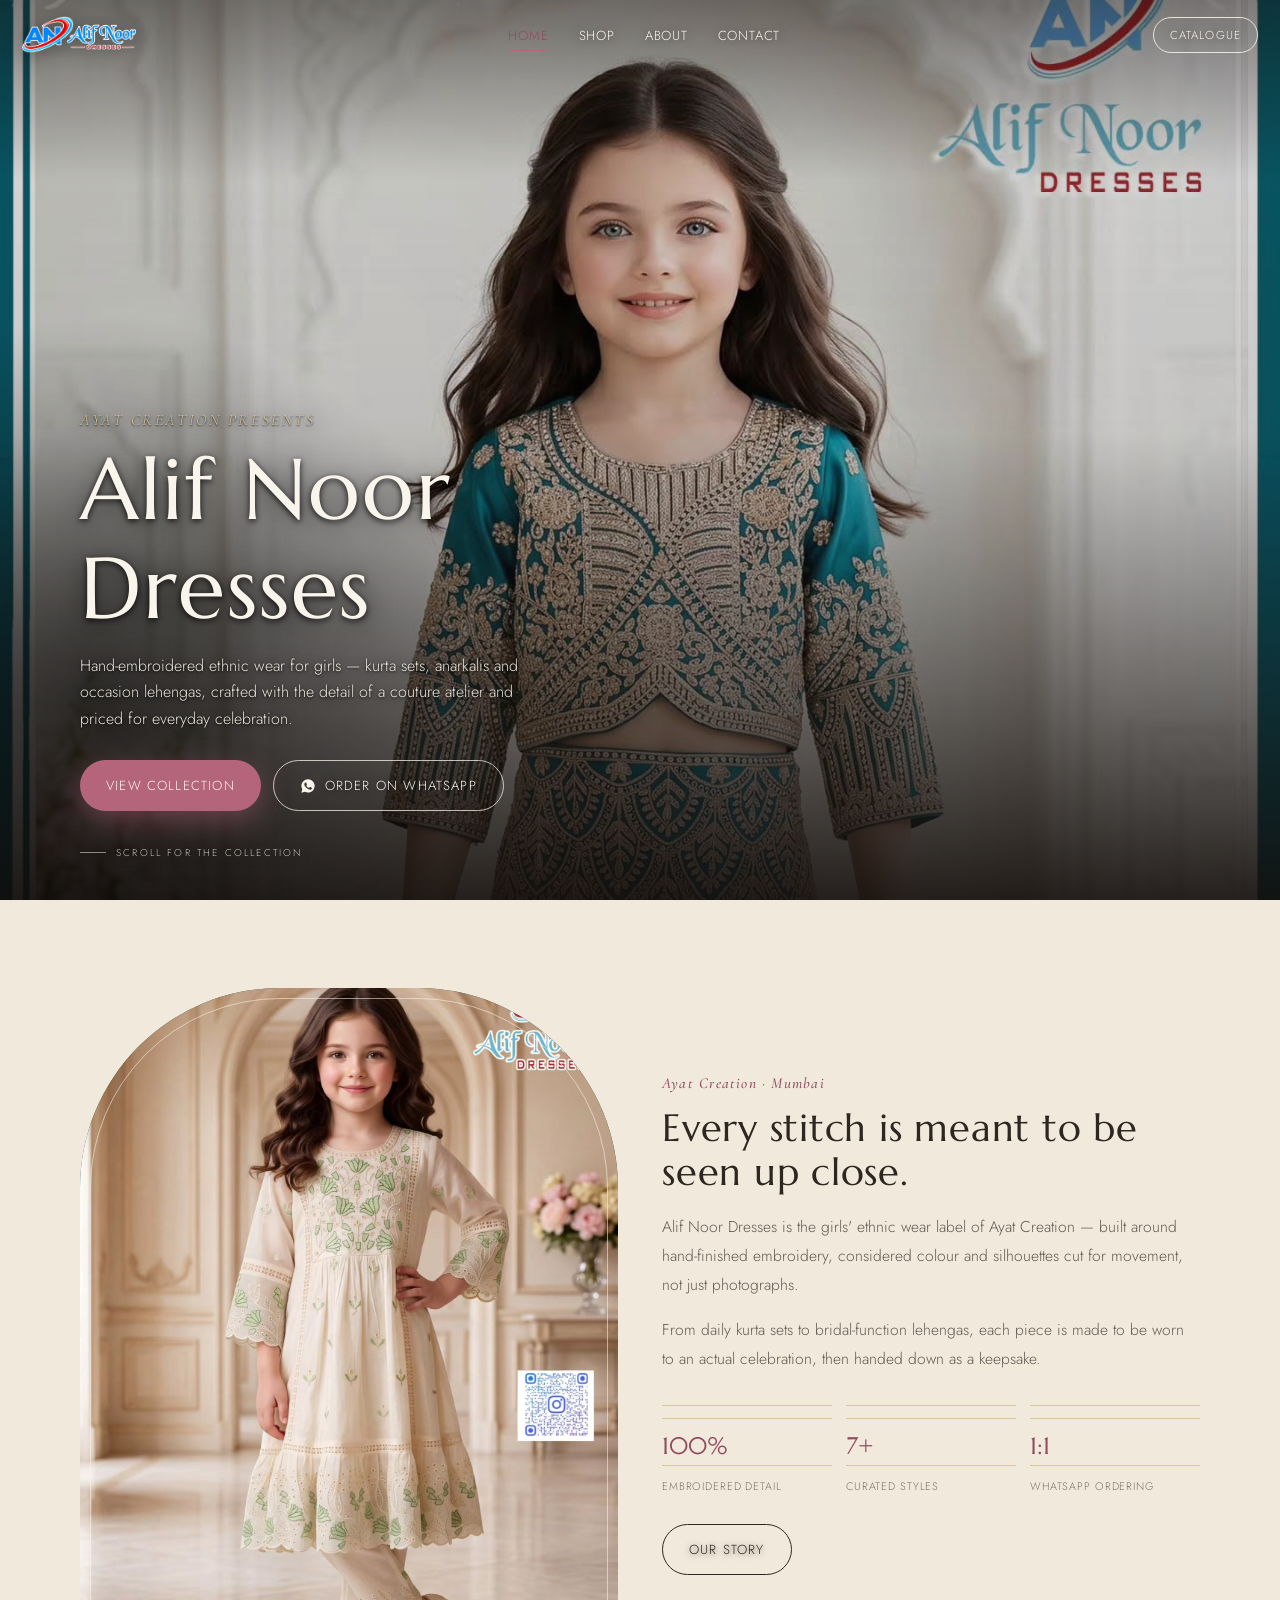
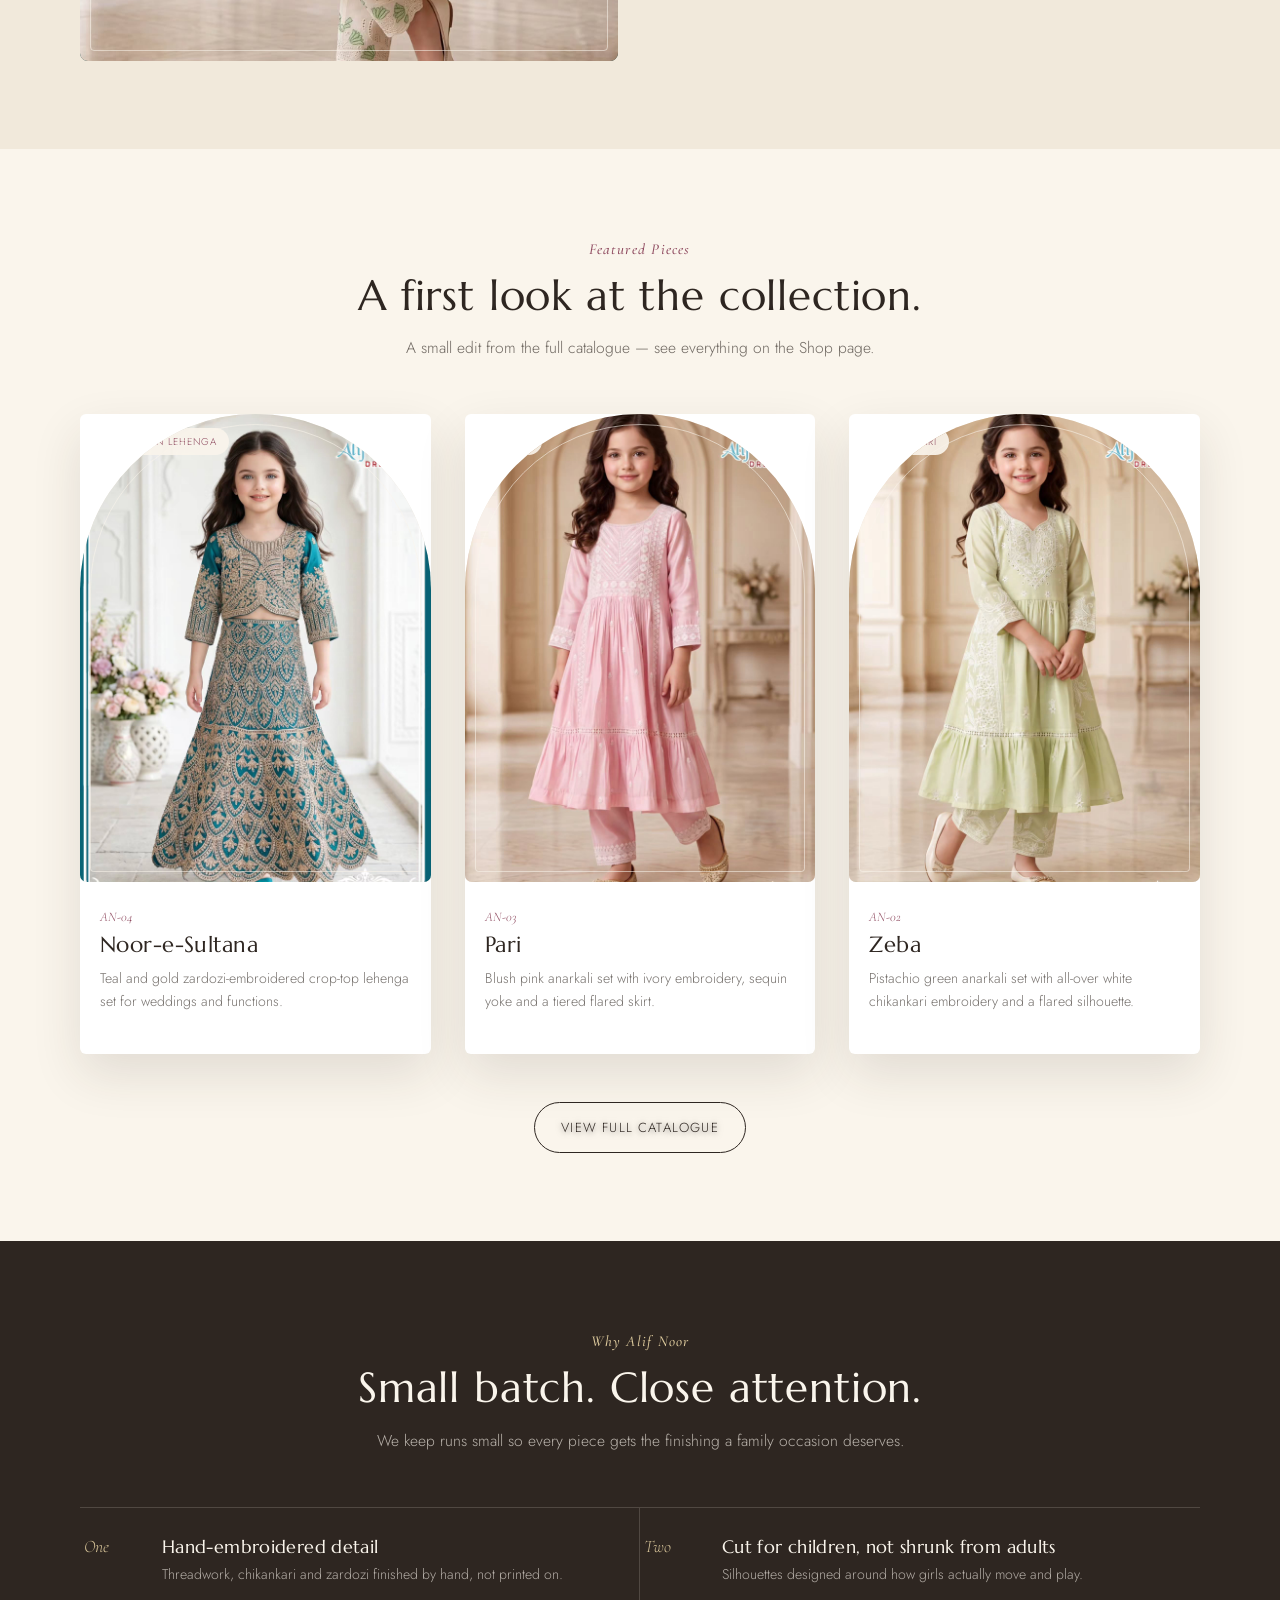
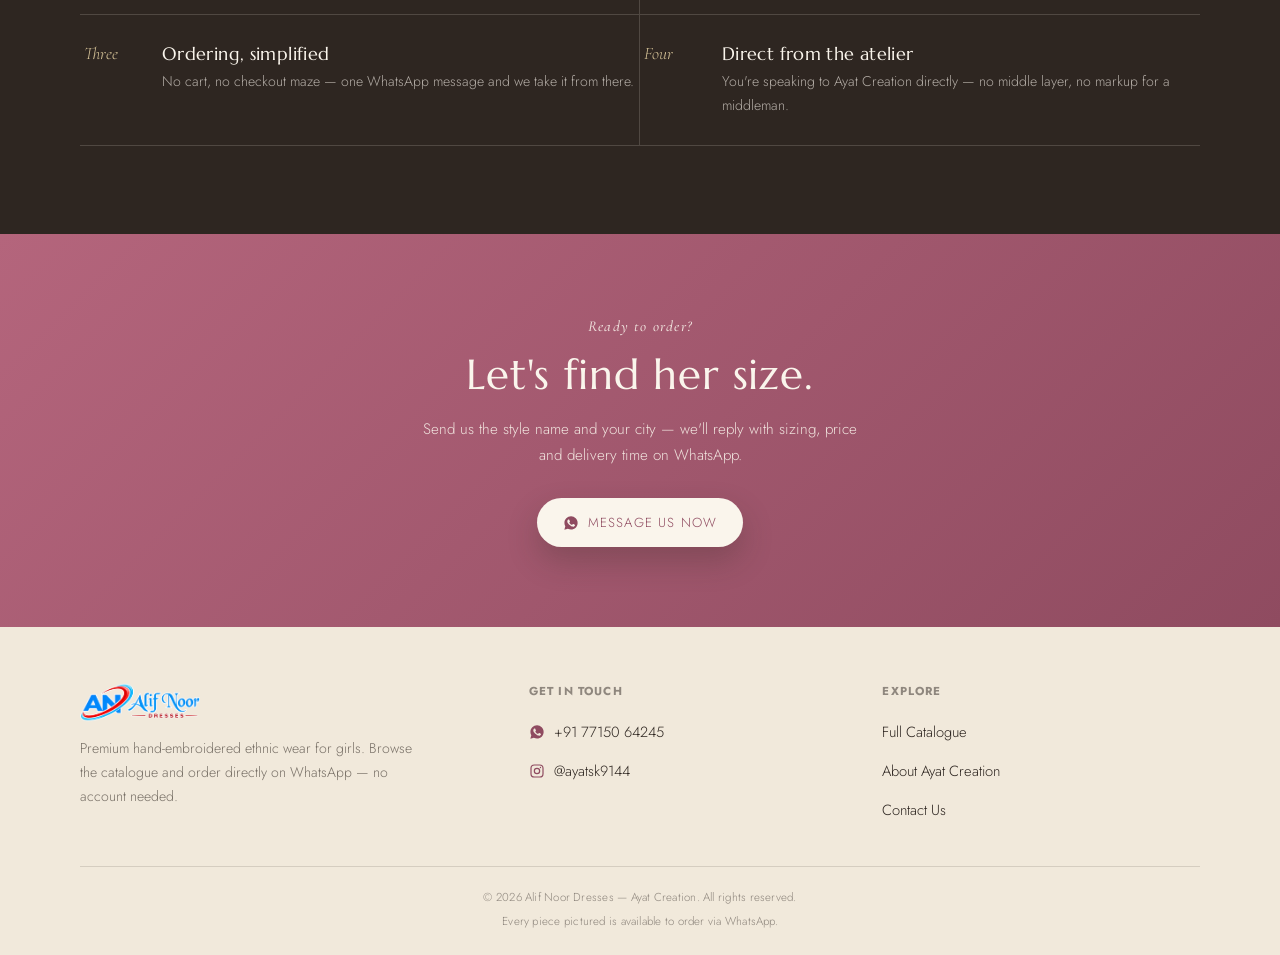
<file: index.html>
<!DOCTYPE html>
<html lang="en">
<head>
<meta charset="UTF-8">
<meta name="viewport" content="width=device-width, initial-scale=1.0, viewport-fit=cover">
<title>Alif Noor Dresses — Ayat Creation | Premium Girls' Ethnic Wear</title>
<meta name="description" content="Alif Noor Dresses by Ayat Creation — premium hand-embroidered ethnic wear for girls. Browse the collection and order on WhatsApp.">
<link rel="preconnect" href="https://fonts.googleapis.com">
<link rel="preconnect" href="https://fonts.gstatic.com" crossorigin>
<link href="https://fonts.googleapis.com/css2?family=Marcellus&family=Cormorant+Garamond:ital,wght@0,400;0,600;1,500&family=Jost:wght@300;400;500;600&display=swap" rel="stylesheet">
<link rel="stylesheet" href="css/style.css">
</head>
<body data-page="home">

<!-- ================= NAV ================= -->
<div class="topbar" id="topbar">
  <a class="brandmark" href="index.html">
    <img src="images/logo.png" alt="Alif Noor Dresses by Ayat Creation">
  </a>
  <nav class="nav-links">
    <a href="index.html" data-nav="home">Home</a>
    <a href="shop.html" data-nav="shop">Shop</a>
    <a href="about.html" data-nav="about">About</a>
    <a href="contact.html" data-nav="contact">Contact</a>
  </nav>
  <a class="cta-mini" href="shop.html">Catalogue</a>
  <button class="nav-toggle" id="navOpen" aria-label="Open menu"><span></span><span></span><span></span></button>
</div>

<div class="mobile-menu" id="mobileMenu">
  <div class="close-row">
    <img src="images/logo.png" alt="Alif Noor Dresses" style="height:30px;width:auto;">
    <button id="navClose" aria-label="Close menu">&times;</button>
  </div>
  <nav>
    <a href="index.html" data-nav="home">Home</a>
    <a href="shop.html" data-nav="shop">Shop</a>
    <a href="about.html" data-nav="about">About</a>
    <a href="contact.html" data-nav="contact">Contact</a>
  </nav>
  <div class="mm-foot">
    <a href="#" data-wa="general" target="_blank" rel="noopener">WhatsApp: +91 77150 64245</a>
    <a href="#" data-ig target="_blank" rel="noopener">Instagram: @ayatsk9144</a>
  </div>
</div>

<!-- ================= HERO ================= -->
<section class="hero">
  <div class="hero-media" id="heroMedia">
    <div class="hero-slide active">
      <img src="images/noor-e-sultana-teal-gold.jpg" alt="Girl wearing a teal and gold hand-embroidered lehenga choli from Alif Noor Dresses">
    </div>
    <div class="hero-slide">
      <img src="images/pari-blush-pink.jpg" alt="Girl wearing a blush pink embroidered anarkali set from Alif Noor Dresses">
    </div>
    <div class="hero-slide">
      <img src="images/aasman-powder-blue.jpg" alt="Girl wearing a powder blue embroidered anarkali set from Alif Noor Dresses">
    </div>
    <div class="hero-slide">
      <img src="images/gulnaar-ivory-rose.jpg" alt="Girl wearing an ivory rose-embroidered kurta set from Alif Noor Dresses">
    </div>
  </div>
  <div class="container hero-content">
    <div class="hero-eyebrow">Ayat Creation presents</div>
    <h1>Alif Noor<br>Dresses</h1>
    <p>Hand-embroidered ethnic wear for girls — kurta sets, anarkalis and occasion lehengas, crafted with the detail of a couture atelier and priced for everyday celebration.</p>
    <div class="hero-actions">
      <a class="btn btn-primary" href="shop.html">View Collection</a>
      <a class="btn btn-ghost" href="#" data-wa="general" target="_blank" rel="noopener">
        <svg viewBox="0 0 24 24" fill="currentColor"><path d="M12.04 2C6.58 2 2.13 6.45 2.13 11.91c0 1.75.46 3.46 1.32 4.96L2.05 22l5.25-1.38a9.9 9.9 0 0 0 4.74 1.2h.01c5.46 0 9.91-4.45 9.91-9.91 0-2.65-1.03-5.14-2.9-7.01A9.82 9.82 0 0 0 12.04 2zm5.8 14.14c-.24.68-1.4 1.33-1.93 1.4-.5.08-1.1.11-1.78-.11-.41-.13-.94-.3-1.62-.6-2.85-1.23-4.71-4.1-4.85-4.29-.14-.19-1.16-1.54-1.16-2.94s.73-2.08 1-2.37c.26-.28.57-.35.76-.35h.55c.18 0 .41-.07.64.49.24.57.81 1.98.88 2.12.07.15.11.32.02.51-.09.19-.14.31-.28.48-.14.17-.29.37-.42.5-.14.14-.28.29-.12.57.16.28.71 1.17 1.52 1.9 1.05.94 1.93 1.23 2.21 1.37.28.14.44.12.61-.07.16-.19.7-.81.89-1.09.19-.28.37-.23.63-.14.26.09 1.66.78 1.95.93.28.14.47.21.54.33.07.12.07.68-.17 1.36z"/></svg>
        Order on WhatsApp
      </a>
    </div>
    <div class="scroll-cue"><div class="stem"></div><span>Scroll for the collection</span></div>
  </div>
</section>

<!-- ================= ABOUT STRIP ================= -->
<section class="split section">
  <div class="container split-grid">
    <div class="split-media reveal arch-frame">
      <img src="images/chandni-ivory-floral.jpg" alt="Girl wearing an ivory floral chikankari kurta set from Alif Noor Dresses">
    </div>
    <div class="split-copy reveal">
      <span class="eyebrow">Ayat Creation · Mumbai</span>
      <h2>Every stitch is meant to be seen up close.</h2>
      <p>Alif Noor Dresses is the girls' ethnic wear label of Ayat Creation — built around hand-finished embroidery, considered colour and silhouettes cut for movement, not just photographs.</p>
      <p>From daily kurta sets to bridal-function lehengas, each piece is made to be worn to an actual celebration, then handed down as a keepsake.</p>
      <div class="stat-row">
        <div><div class="num">100%</div><div class="lbl">Embroidered Detail</div></div>
        <div><div class="num">7+</div><div class="lbl">Curated Styles</div></div>
        <div><div class="num">1:1</div><div class="lbl">WhatsApp Ordering</div></div>
      </div>
      <div style="margin-top:30px;">
        <a class="btn btn-ghost dark" href="about.html">Our Story</a>
      </div>
    </div>
  </div>
</section>

<!-- ================= FEATURED ================= -->
<section class="catalogue section">
  <div class="container">
    <div class="section-head reveal">
      <span class="eyebrow">Featured Pieces</span>
      <h2>A first look at the collection.</h2>
      <p>A small edit from the full catalogue — see everything on the Shop page.</p>
    </div>
    <div class="grid" id="featuredGrid"></div>
    <div style="text-align:center;margin-top:48px;">
      <a class="btn btn-ghost dark" href="shop.html">View Full Catalogue</a>
    </div>
  </div>
</section>

<!-- ================= WHY US ================= -->
<section class="why section">
  <div class="container">
    <div class="section-head reveal">
      <span class="eyebrow">Why Alif Noor</span>
      <h2>Small batch. Close attention.</h2>
      <p>We keep runs small so every piece gets the finishing a family occasion deserves.</p>
    </div>
    <div class="why-grid reveal">
      <div class="why-item"><div class="mark">One</div><div><h3>Hand-embroidered detail</h3><p>Threadwork, chikankari and zardozi finished by hand, not printed on.</p></div></div>
      <div class="why-item"><div class="mark">Two</div><div><h3>Cut for children, not shrunk from adults</h3><p>Silhouettes designed around how girls actually move and play.</p></div></div>
      <div class="why-item"><div class="mark">Three</div><div><h3>Ordering, simplified</h3><p>No cart, no checkout maze — one WhatsApp message and we take it from there.</p></div></div>
      <div class="why-item"><div class="mark">Four</div><div><h3>Direct from the atelier</h3><p>You're speaking to Ayat Creation directly — no middle layer, no markup for a middleman.</p></div></div>
    </div>
  </div>
</section>

<!-- ================= CTA BAND ================= -->
<section class="cta-band">
  <div class="container">
    <span class="eyebrow">Ready to order?</span>
    <h2>Let's find her size.</h2>
    <p>Send us the style name and your city — we'll reply with sizing, price and delivery time on WhatsApp.</p>
    <a class="btn btn-primary" href="#" data-wa="general" target="_blank" rel="noopener">
      <svg viewBox="0 0 24 24" fill="currentColor" style="width:16px;height:16px"><path d="M12.04 2C6.58 2 2.13 6.45 2.13 11.91c0 1.75.46 3.46 1.32 4.96L2.05 22l5.25-1.38a9.9 9.9 0 0 0 4.74 1.2h.01c5.46 0 9.91-4.45 9.91-9.91 0-2.65-1.03-5.14-2.9-7.01A9.82 9.82 0 0 0 12.04 2zm5.8 14.14c-.24.68-1.4 1.33-1.93 1.4-.5.08-1.1.11-1.78-.11-.41-.13-.94-.3-1.62-.6-2.85-1.23-4.71-4.1-4.85-4.29-.14-.19-1.16-1.54-1.16-2.94s.73-2.08 1-2.37c.26-.28.57-.35.76-.35h.55c.18 0 .41-.07.64.49.24.57.81 1.98.88 2.12.07.15.11.32.02.51-.09.19-.14.31-.28.48-.14.17-.29.37-.42.5-.14.14-.28.29-.12.57.16.28.71 1.17 1.52 1.9 1.05.94 1.93 1.23 2.21 1.37.28.14.44.12.61-.07.16-.19.7-.81.89-1.09.19-.28.37-.23.63-.14.26.09 1.66.78 1.95.93.28.14.47.21.54.33.07.12.07.68-.17 1.36z"/></svg>
      Message Us Now
    </a>
  </div>
</section>

<!-- ================= FOOTER ================= -->
<footer>
  <div class="container">
    <div class="footer-top">
      <div class="footer-brand">
        <img src="images/logo.png" alt="Alif Noor Dresses by Ayat Creation" style="height:40px;width:auto;margin-bottom:14px;">
        <p>Premium hand-embroidered ethnic wear for girls. Browse the catalogue and order directly on WhatsApp — no account needed.</p>
      </div>
      <div class="footer-links">
        <h4>Get in touch</h4>
        <a href="#" data-wa="general" target="_blank" rel="noopener">
          <svg viewBox="0 0 24 24" fill="currentColor"><path d="M12.04 2C6.58 2 2.13 6.45 2.13 11.91c0 1.75.46 3.46 1.32 4.96L2.05 22l5.25-1.38a9.9 9.9 0 0 0 4.74 1.2h.01c5.46 0 9.91-4.45 9.91-9.91 0-2.65-1.03-5.14-2.9-7.01A9.82 9.82 0 0 0 12.04 2zm5.8 14.14c-.24.68-1.4 1.33-1.93 1.4-.5.08-1.1.11-1.78-.11-.41-.13-.94-.3-1.62-.6-2.85-1.23-4.71-4.1-4.85-4.29-.14-.19-1.16-1.54-1.16-2.94s.73-2.08 1-2.37c.26-.28.57-.35.76-.35h.55c.18 0 .41-.07.64.49.24.57.81 1.98.88 2.12.07.15.11.32.02.51-.09.19-.14.31-.28.48-.14.17-.29.37-.42.5-.14.14-.28.29-.12.57.16.28.71 1.17 1.52 1.9 1.05.94 1.93 1.23 2.21 1.37.28.14.44.12.61-.07.16-.19.7-.81.89-1.09.19-.28.37-.23.63-.14.26.09 1.66.78 1.95.93.28.14.47.21.54.33.07.12.07.68-.17 1.36z"/></svg>
          +91 77150 64245
        </a>
        <a href="#" data-ig target="_blank" rel="noopener">
          <svg viewBox="0 0 24 24" fill="none" stroke="currentColor" stroke-width="1.8"><rect x="3" y="3" width="18" height="18" rx="5"/><circle cx="12" cy="12" r="4"/><circle cx="17.2" cy="6.8" r="1" fill="currentColor" stroke="none"/></svg>
          @ayatsk9144
        </a>
      </div>
      <div class="footer-links">
        <h4>Explore</h4>
        <a href="shop.html">Full Catalogue</a>
        <a href="about.html">About Ayat Creation</a>
        <a href="contact.html">Contact Us</a>
      </div>
    </div>
    <div class="footer-bottom">
      <div>&copy; <span class="footer-year"></span> Alif Noor Dresses — Ayat Creation. All rights reserved.</div>
      <div>Every piece pictured is available to order via WhatsApp.</div>
    </div>
  </div>
</footer>

<a class="float-wa" href="#" data-wa="general" target="_blank" rel="noopener" aria-label="Order on WhatsApp">
  <div class="ping"></div>
  <svg viewBox="0 0 24 24" fill="currentColor"><path d="M12.04 2C6.58 2 2.13 6.45 2.13 11.91c0 1.75.46 3.46 1.32 4.96L2.05 22l5.25-1.38a9.9 9.9 0 0 0 4.74 1.2h.01c5.46 0 9.91-4.45 9.91-9.91 0-2.65-1.03-5.14-2.9-7.01A9.82 9.82 0 0 0 12.04 2zm5.8 14.14c-.24.68-1.4 1.33-1.93 1.4-.5.08-1.1.11-1.78-.11-.41-.13-.94-.3-1.62-.6-2.85-1.23-4.71-4.1-4.85-4.29-.14-.19-1.16-1.54-1.16-2.94s.73-2.08 1-2.37c.26-.28.57-.35.76-.35h.55c.18 0 .41-.07.64.49.24.57.81 1.98.88 2.12.07.15.11.32.02.51-.09.19-.14.31-.28.48-.14.17-.29.37-.42.5-.14.14-.28.29-.12.57.16.28.71 1.17 1.52 1.9 1.05.94 1.93 1.23 2.21 1.37.28.14.44.12.61-.07.16-.19.7-.81.89-1.09.19-.28.37-.23.63-.14.26.09 1.66.78 1.95.93.28.14.47.21.54.33.07.12.07.68-.17 1.36z"/></svg>
</a>

<script src="js/products.js"></script>
<script>
  // ---------- Hero slideshow: cycle through slides automatically ----------
  (function(){
    const slides = document.querySelectorAll('#heroMedia .hero-slide');
    if(slides.length < 2) return;
    const reduceMotion = window.matchMedia('(prefers-reduced-motion: reduce)').matches;
    if(reduceMotion) return; // keep the first slide static for people who asked for less motion

    let current = 0;
    setInterval(() => {
      const next = (current + 1) % slides.length;
      slides[current].classList.remove('active');
      slides[next].classList.add('active');
      current = next;
    }, 4800);
  })();
</script>
<script>
  // Show 3 featured products on the homepage
  const featuredGrid = document.getElementById('featuredGrid');
  const featured = [PRODUCTS[3], PRODUCTS[2], PRODUCTS[1]]; // pick a representative mix
  featured.forEach((p) => {
    const card = document.createElement('div');
    card.className = 'card reveal';
    card.innerHTML = `
      <a class="card-link" href="product.html?id=${p.id}">
        <div class="card-media arch-frame">
          <img src="${p.img}" alt="${p.name} — ${p.desc}" loading="lazy">
          <span class="card-tag">${p.tag}</span>
        </div>
        <div class="card-body">
          <span class="code">${p.id}</span>
          <h3>${p.name}</h3>
          <p>${p.desc}</p>
        </div>
      </a>
    `;
    featuredGrid.appendChild(card);
  });
</script>
<script src="js/app.js"></script>
</body>
</html>
</file>
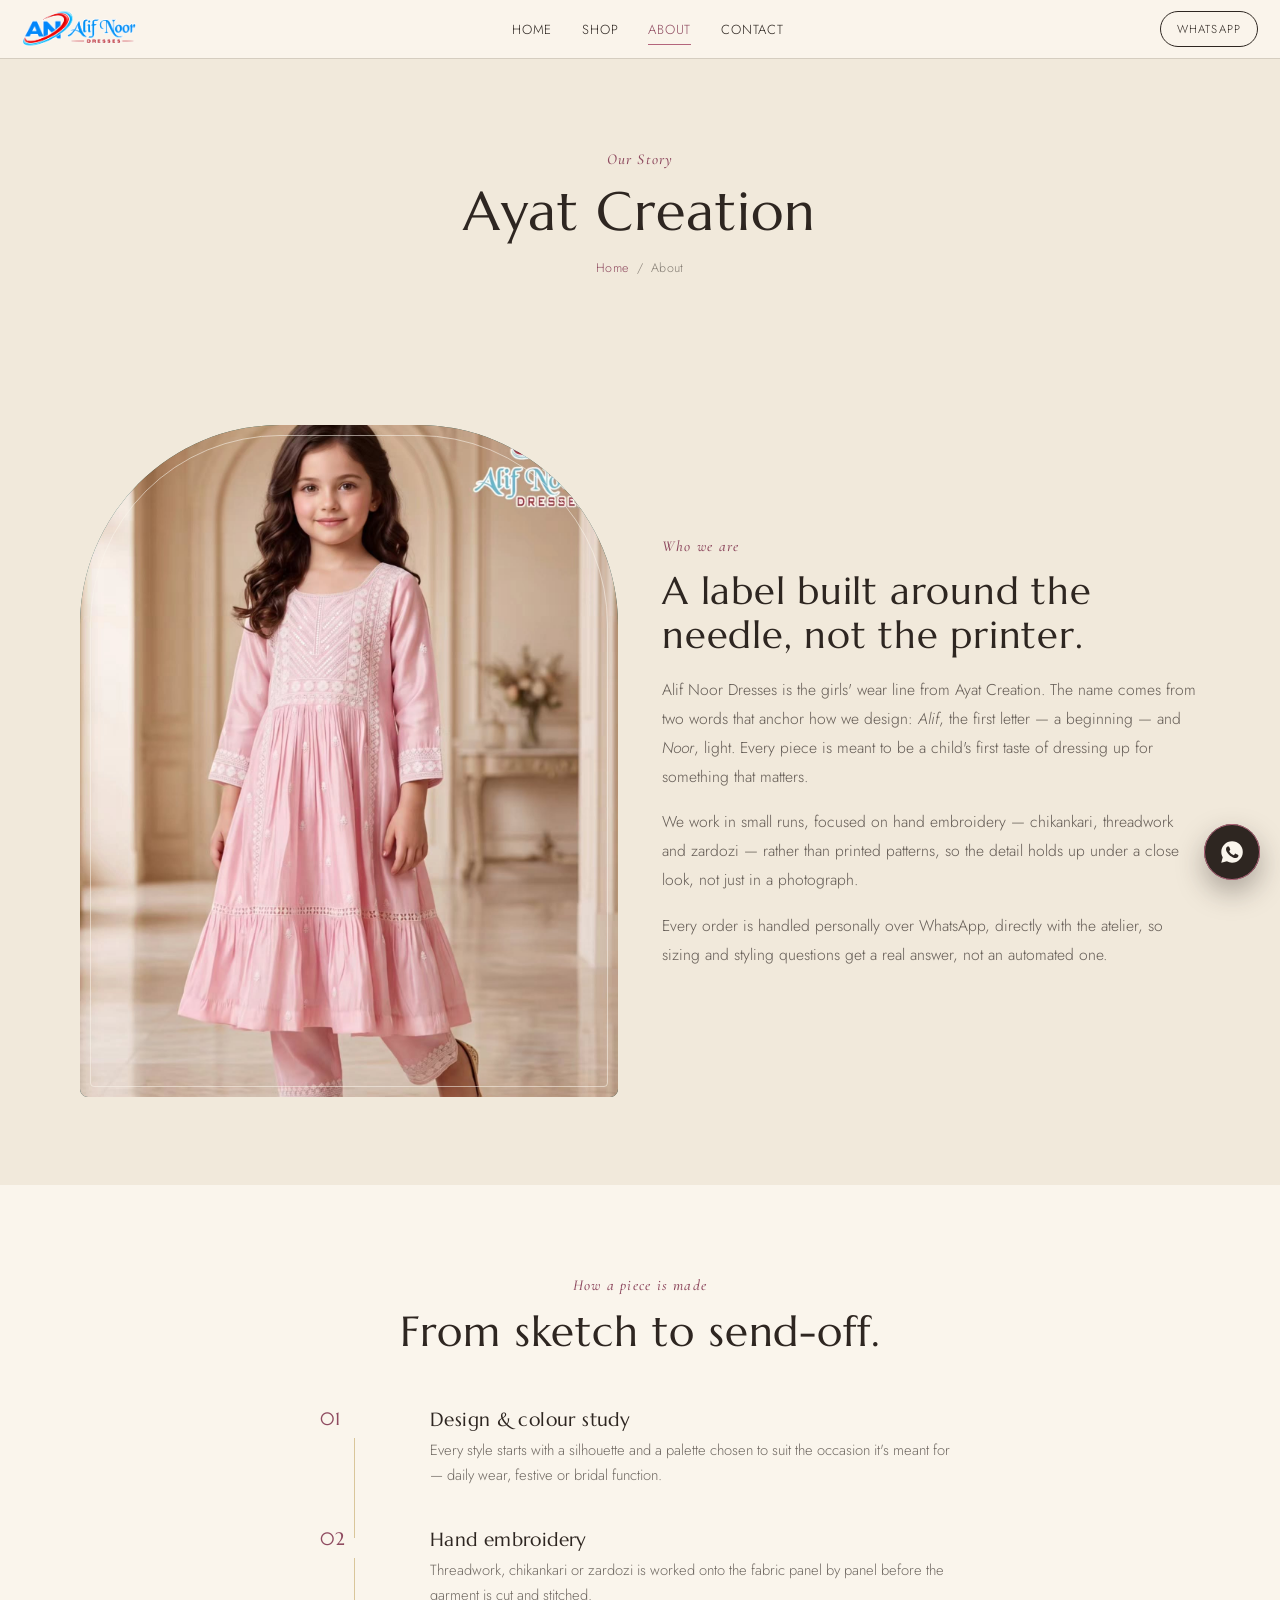
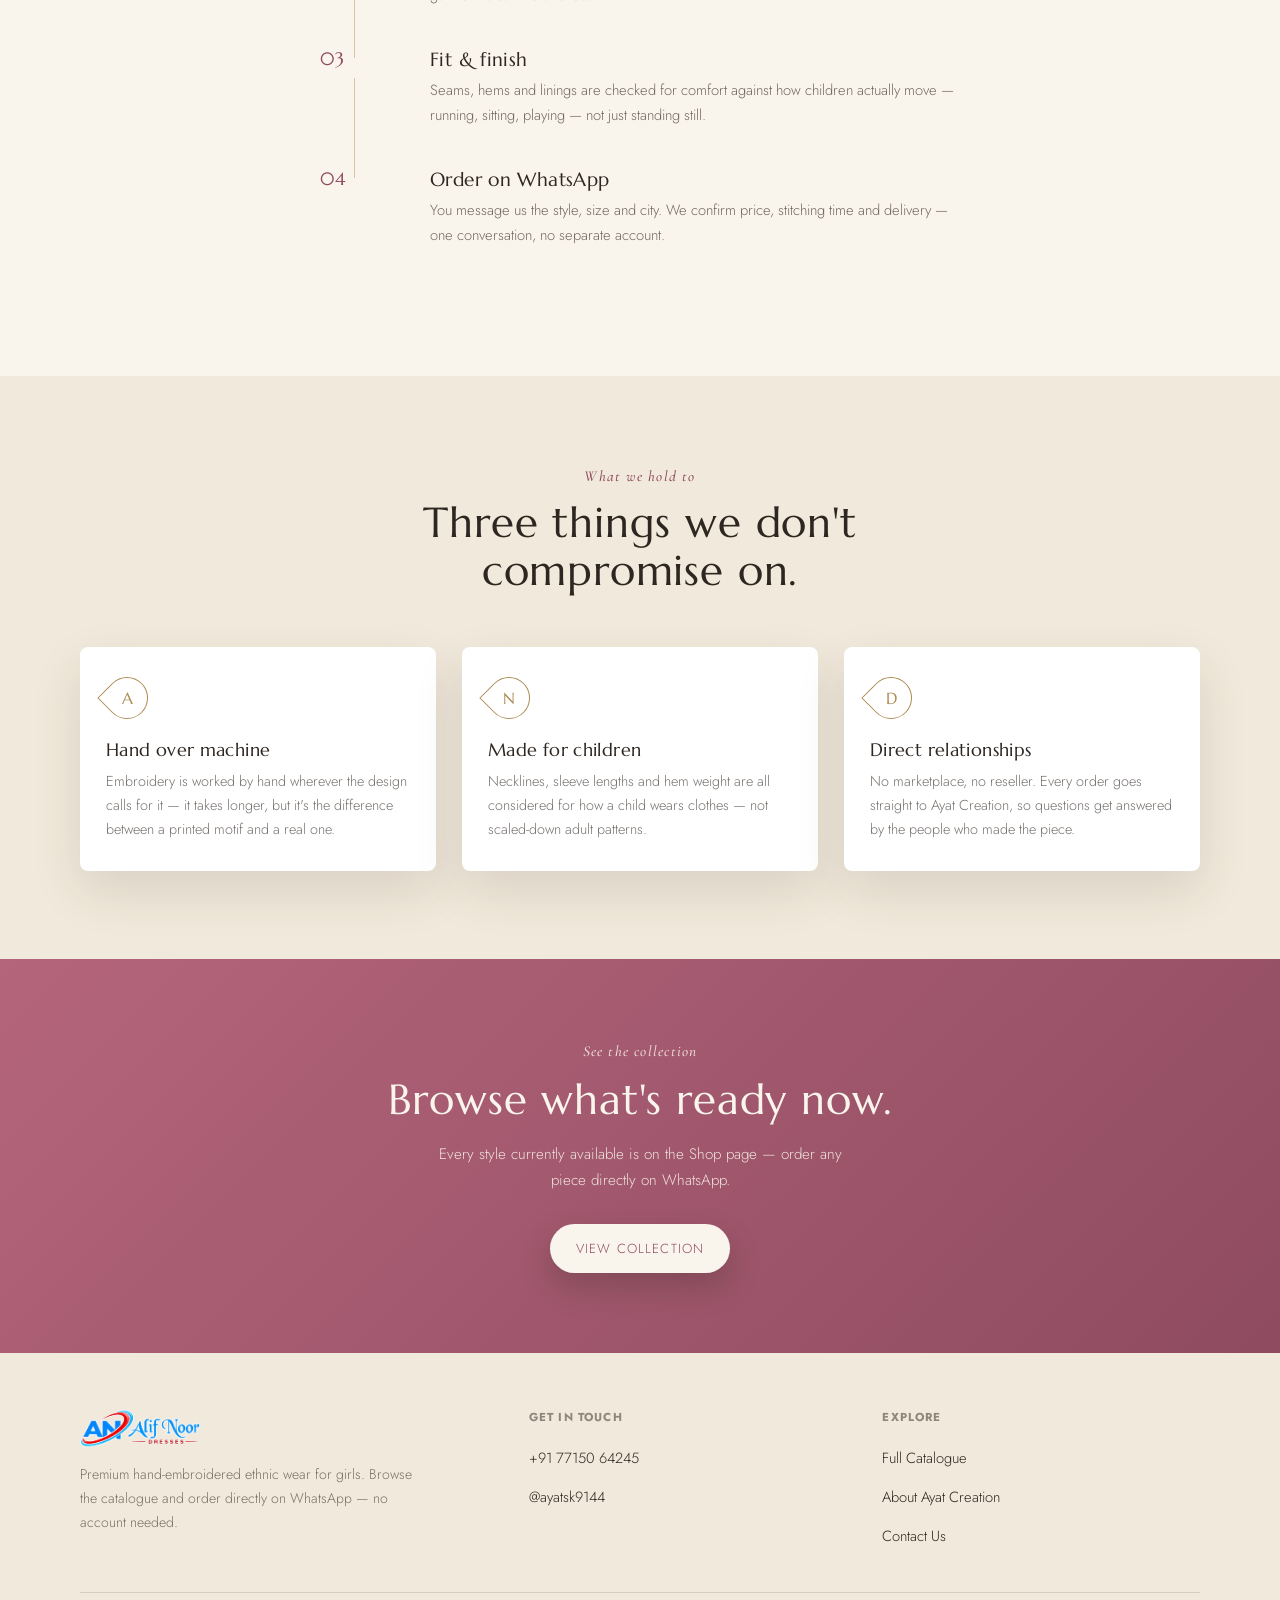
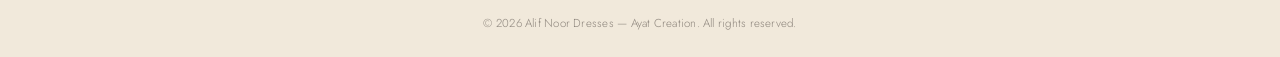
<file: about.html>
<!DOCTYPE html>
<html lang="en">
<head>
<meta charset="UTF-8">
<meta name="viewport" content="width=device-width, initial-scale=1.0, viewport-fit=cover">
<title>About Ayat Creation — Alif Noor Dresses</title>
<meta name="description" content="The story behind Alif Noor Dresses — the girls' ethnic wear label from Ayat Creation, built on hand embroidery and considered design.">
<link rel="preconnect" href="https://fonts.googleapis.com">
<link rel="preconnect" href="https://fonts.gstatic.com" crossorigin>
<link href="https://fonts.googleapis.com/css2?family=Marcellus&family=Cormorant+Garamond:ital,wght@0,400;0,600;1,500&family=Jost:wght@300;400;500;600&display=swap" rel="stylesheet">
<link rel="stylesheet" href="css/style.css">
</head>
<body data-page="about">

<!-- ================= NAV ================= -->
<div class="topbar solid" id="topbar">
  <a class="brandmark" href="index.html">
    <img src="images/logo.png" alt="Alif Noor Dresses by Ayat Creation">
  </a>
  <nav class="nav-links">
    <a href="index.html" data-nav="home">Home</a>
    <a href="shop.html" data-nav="shop">Shop</a>
    <a href="about.html" data-nav="about">About</a>
    <a href="contact.html" data-nav="contact">Contact</a>
  </nav>
  <a class="cta-mini" href="#" data-wa="general" target="_blank" rel="noopener">WhatsApp</a>
  <button class="nav-toggle" id="navOpen" aria-label="Open menu"><span></span><span></span><span></span></button>
</div>

<div class="mobile-menu" id="mobileMenu">
  <div class="close-row">
    <img src="images/logo.png" alt="Alif Noor Dresses" style="height:30px;width:auto;">
    <button id="navClose" aria-label="Close menu">&times;</button>
  </div>
  <nav>
    <a href="index.html" data-nav="home">Home</a>
    <a href="shop.html" data-nav="shop">Shop</a>
    <a href="about.html" data-nav="about">About</a>
    <a href="contact.html" data-nav="contact">Contact</a>
  </nav>
  <div class="mm-foot">
    <a href="#" data-wa="general" target="_blank" rel="noopener">WhatsApp: +91 77150 64245</a>
    <a href="#" data-ig target="_blank" rel="noopener">Instagram: @ayatsk9144</a>
  </div>
</div>

<!-- ================= PAGE HERO ================= -->
<section class="page-hero">
  <div class="container">
    <span class="eyebrow">Our Story</span>
    <h1>Ayat Creation</h1>
    <div class="breadcrumb"><a href="index.html">Home</a><span>/</span><span>About</span></div>
  </div>
</section>

<!-- ================= STORY SPLIT ================= -->
<section class="split section">
  <div class="container split-grid">
    <div class="split-media reveal arch-frame">
      <img src="images/pari-blush-pink.jpg" alt="Girl wearing a blush pink embroidered anarkali set from Alif Noor Dresses">
    </div>
    <div class="split-copy reveal">
      <span class="eyebrow">Who we are</span>
      <h2>A label built around the needle, not the printer.</h2>
      <p>Alif Noor Dresses is the girls' wear line from Ayat Creation. The name comes from two words that anchor how we design: <em>Alif</em>, the first letter — a beginning — and <em>Noor</em>, light. Every piece is meant to be a child's first taste of dressing up for something that matters.</p>
      <p>We work in small runs, focused on hand embroidery — chikankari, threadwork and zardozi — rather than printed patterns, so the detail holds up under a close look, not just in a photograph.</p>
      <p>Every order is handled personally over WhatsApp, directly with the atelier, so sizing and styling questions get a real answer, not an automated one.</p>
    </div>
  </div>
</section>

<!-- ================= PROCESS TIMELINE ================= -->
<section class="section" style="background:var(--ivory);">
  <div class="container">
    <div class="section-head reveal">
      <span class="eyebrow">How a piece is made</span>
      <h2>From sketch to send-off.</h2>
    </div>
    <div class="timeline reveal">
      <div class="tl-item">
        <div class="tl-num">01</div>
        <div class="tl-copy"><h3>Design & colour study</h3><p>Every style starts with a silhouette and a palette chosen to suit the occasion it's meant for — daily wear, festive or bridal function.</p></div>
      </div>
      <div class="tl-item">
        <div class="tl-num">02</div>
        <div class="tl-copy"><h3>Hand embroidery</h3><p>Threadwork, chikankari or zardozi is worked onto the fabric panel by panel before the garment is cut and stitched.</p></div>
      </div>
      <div class="tl-item">
        <div class="tl-num">03</div>
        <div class="tl-copy"><h3>Fit & finish</h3><p>Seams, hems and linings are checked for comfort against how children actually move — running, sitting, playing — not just standing still.</p></div>
      </div>
      <div class="tl-item">
        <div class="tl-num">04</div>
        <div class="tl-copy"><h3>Order on WhatsApp</h3><p>You message us the style, size and city. We confirm price, stitching time and delivery — one conversation, no separate account.</p></div>
      </div>
    </div>
  </div>
</section>

<!-- ================= VALUES ================= -->
<section class="section" style="background:var(--ivory-deep);">
  <div class="container">
    <div class="section-head reveal">
      <span class="eyebrow">What we hold to</span>
      <h2>Three things we don't compromise on.</h2>
    </div>
    <div class="values-grid reveal">
      <div class="value-card">
        <div class="glyph2"><span>A</span></div>
        <h3>Hand over machine</h3>
        <p>Embroidery is worked by hand wherever the design calls for it — it takes longer, but it's the difference between a printed motif and a real one.</p>
      </div>
      <div class="value-card">
        <div class="glyph2"><span>N</span></div>
        <h3>Made for children</h3>
        <p>Necklines, sleeve lengths and hem weight are all considered for how a child wears clothes — not scaled-down adult patterns.</p>
      </div>
      <div class="value-card">
        <div class="glyph2"><span>D</span></div>
        <h3>Direct relationships</h3>
        <p>No marketplace, no reseller. Every order goes straight to Ayat Creation, so questions get answered by the people who made the piece.</p>
      </div>
    </div>
  </div>
</section>

<!-- ================= CTA BAND ================= -->
<section class="cta-band">
  <div class="container">
    <span class="eyebrow">See the collection</span>
    <h2>Browse what's ready now.</h2>
    <p>Every style currently available is on the Shop page — order any piece directly on WhatsApp.</p>
    <a class="btn btn-primary" href="shop.html">View Collection</a>
  </div>
</section>

<!-- ================= FOOTER ================= -->
<footer>
  <div class="container">
    <div class="footer-top">
      <div class="footer-brand">
        <img src="images/logo.png" alt="Alif Noor Dresses by Ayat Creation" style="height:40px;width:auto;margin-bottom:14px;">
        <p>Premium hand-embroidered ethnic wear for girls. Browse the catalogue and order directly on WhatsApp — no account needed.</p>
      </div>
      <div class="footer-links">
        <h4>Get in touch</h4>
        <a href="#" data-wa="general" target="_blank" rel="noopener">+91 77150 64245</a>
        <a href="#" data-ig target="_blank" rel="noopener">@ayatsk9144</a>
      </div>
      <div class="footer-links">
        <h4>Explore</h4>
        <a href="shop.html">Full Catalogue</a>
        <a href="about.html">About Ayat Creation</a>
        <a href="contact.html">Contact Us</a>
      </div>
    </div>
    <div class="footer-bottom">
      <div>&copy; <span class="footer-year"></span> Alif Noor Dresses — Ayat Creation. All rights reserved.</div>
    </div>
  </div>
</footer>

<a class="float-wa" href="#" data-wa="general" target="_blank" rel="noopener" aria-label="Order on WhatsApp">
  <div class="ping"></div>
  <svg viewBox="0 0 24 24" fill="currentColor"><path d="M12.04 2C6.58 2 2.13 6.45 2.13 11.91c0 1.75.46 3.46 1.32 4.96L2.05 22l5.25-1.38a9.9 9.9 0 0 0 4.74 1.2h.01c5.46 0 9.91-4.45 9.91-9.91 0-2.65-1.03-5.14-2.9-7.01A9.82 9.82 0 0 0 12.04 2zm5.8 14.14c-.24.68-1.4 1.33-1.93 1.4-.5.08-1.1.11-1.78-.11-.41-.13-.94-.3-1.62-.6-2.85-1.23-4.71-4.1-4.85-4.29-.14-.19-1.16-1.54-1.16-2.94s.73-2.08 1-2.37c.26-.28.57-.35.76-.35h.55c.18 0 .41-.07.64.49.24.57.81 1.98.88 2.12.07.15.11.32.02.51-.09.19-.14.31-.28.48-.14.17-.29.37-.42.5-.14.14-.28.29-.12.57.16.28.71 1.17 1.52 1.9 1.05.94 1.93 1.23 2.21 1.37.28.14.44.12.61-.07.16-.19.7-.81.89-1.09.19-.28.37-.23.63-.14.26.09 1.66.78 1.95.93.28.14.47.21.54.33.07.12.07.68-.17 1.36z"/></svg>
</a>

<script src="js/app.js"></script>
</body>
</html>
</file>
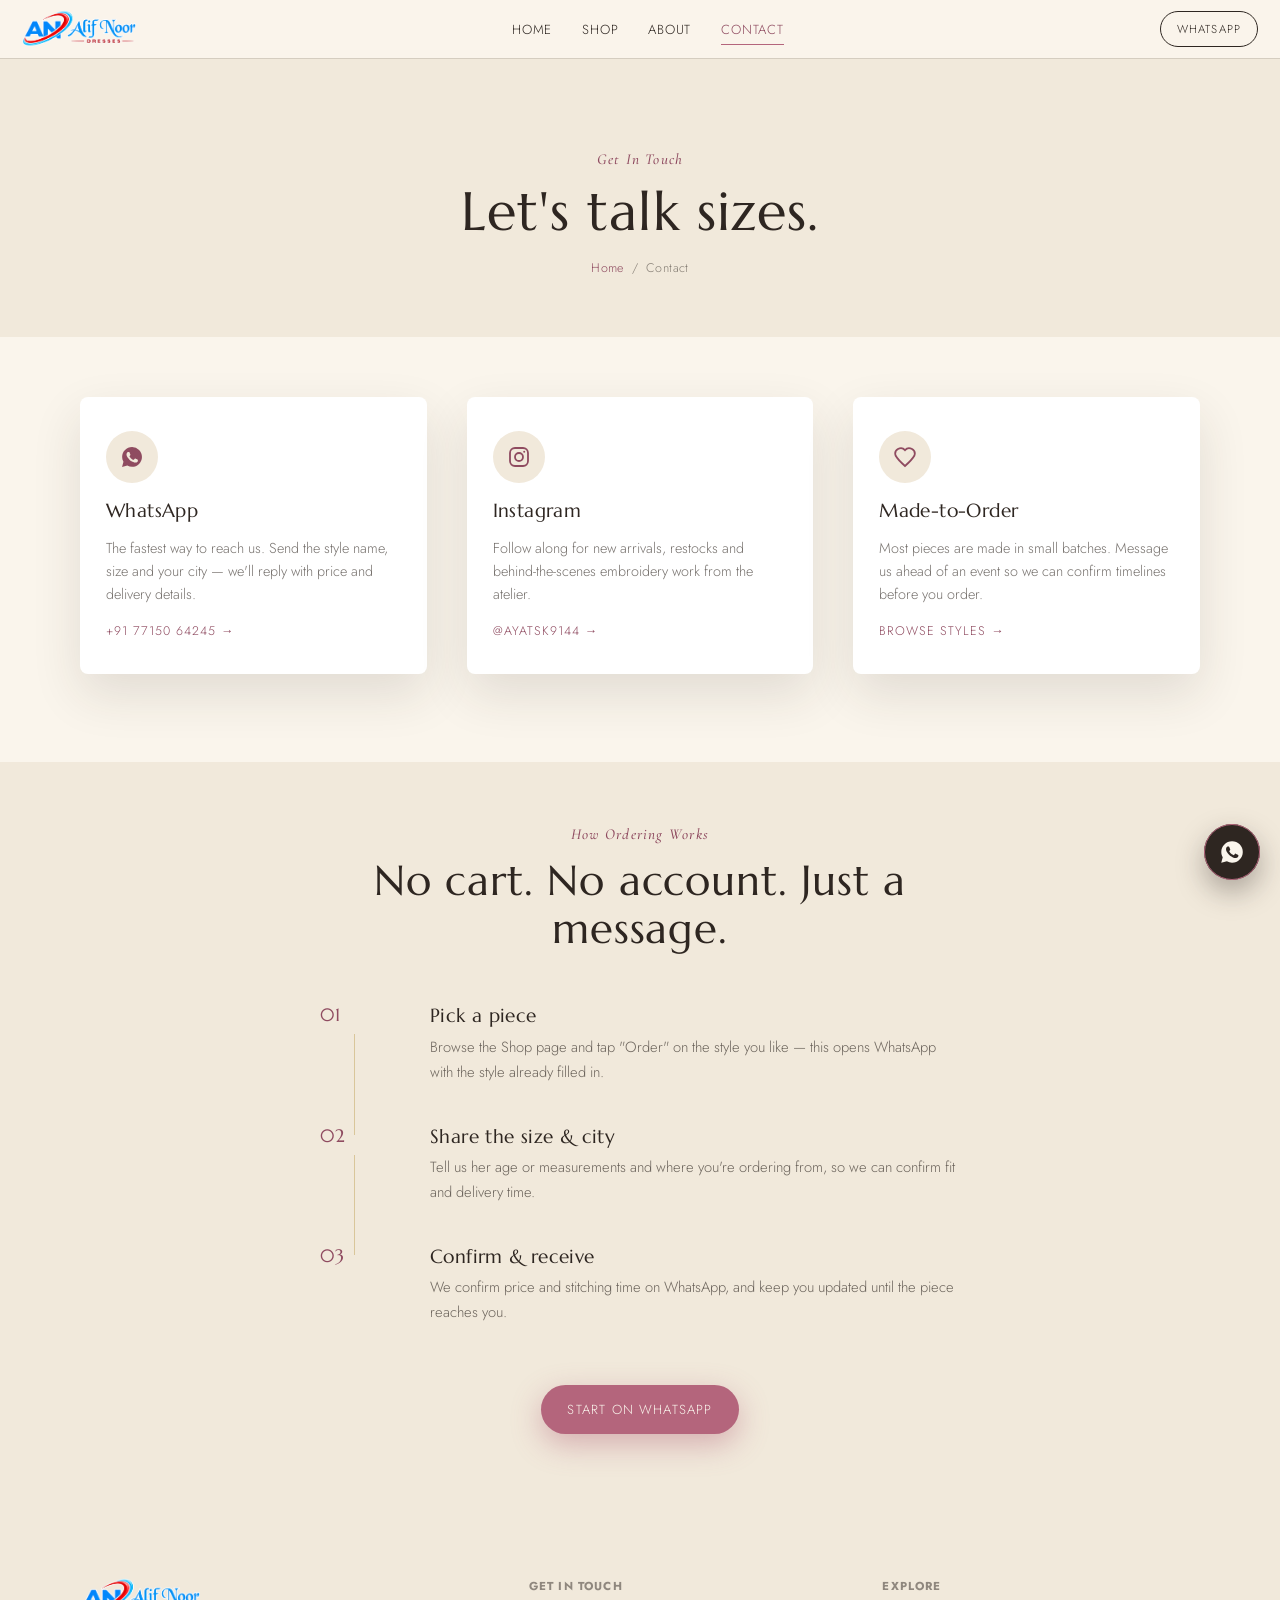
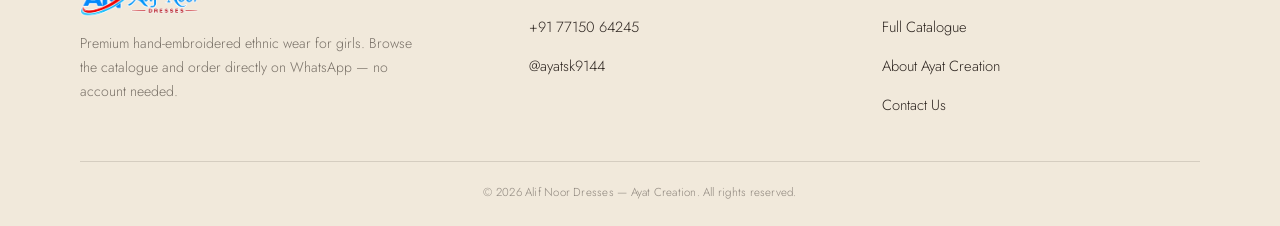
<file: contact.html>
<!DOCTYPE html>
<html lang="en">
<head>
<meta charset="UTF-8">
<meta name="viewport" content="width=device-width, initial-scale=1.0, viewport-fit=cover">
<title>Contact Us — Alif Noor Dresses</title>
<meta name="description" content="Get in touch with Alif Noor Dresses / Ayat Creation on WhatsApp or Instagram to order or ask about sizing.">
<link rel="preconnect" href="https://fonts.googleapis.com">
<link rel="preconnect" href="https://fonts.gstatic.com" crossorigin>
<link href="https://fonts.googleapis.com/css2?family=Marcellus&family=Cormorant+Garamond:ital,wght@0,400;0,600;1,500&family=Jost:wght@300;400;500;600&display=swap" rel="stylesheet">
<link rel="stylesheet" href="css/style.css">
</head>
<body data-page="contact">

<!-- ================= NAV ================= -->
<div class="topbar solid" id="topbar">
  <a class="brandmark" href="index.html">
    <img src="images/logo.png" alt="Alif Noor Dresses by Ayat Creation">
  </a>
  <nav class="nav-links">
    <a href="index.html" data-nav="home">Home</a>
    <a href="shop.html" data-nav="shop">Shop</a>
    <a href="about.html" data-nav="about">About</a>
    <a href="contact.html" data-nav="contact">Contact</a>
  </nav>
  <a class="cta-mini" href="#" data-wa="general" target="_blank" rel="noopener">WhatsApp</a>
  <button class="nav-toggle" id="navOpen" aria-label="Open menu"><span></span><span></span><span></span></button>
</div>

<div class="mobile-menu" id="mobileMenu">
  <div class="close-row">
    <img src="images/logo.png" alt="Alif Noor Dresses" style="height:30px;width:auto;">
    <button id="navClose" aria-label="Close menu">&times;</button>
  </div>
  <nav>
    <a href="index.html" data-nav="home">Home</a>
    <a href="shop.html" data-nav="shop">Shop</a>
    <a href="about.html" data-nav="about">About</a>
    <a href="contact.html" data-nav="contact">Contact</a>
  </nav>
  <div class="mm-foot">
    <a href="#" data-wa="general" target="_blank" rel="noopener">WhatsApp: +91 77150 64245</a>
    <a href="#" data-ig target="_blank" rel="noopener">Instagram: @ayatsk9144</a>
  </div>
</div>

<!-- ================= PAGE HERO ================= -->
<section class="page-hero">
  <div class="container">
    <span class="eyebrow">Get In Touch</span>
    <h1>Let's talk sizes.</h1>
    <div class="breadcrumb"><a href="index.html">Home</a><span>/</span><span>Contact</span></div>
  </div>
</section>

<!-- ================= CONTACT CARDS ================= -->
<section class="section" style="padding-top:60px;">
  <div class="container">
    <div class="contact-grid">
      <div class="contact-card reveal">
        <div class="icon-wrap">
          <svg viewBox="0 0 24 24" fill="currentColor"><path d="M12.04 2C6.58 2 2.13 6.45 2.13 11.91c0 1.75.46 3.46 1.32 4.96L2.05 22l5.25-1.38a9.9 9.9 0 0 0 4.74 1.2h.01c5.46 0 9.91-4.45 9.91-9.91 0-2.65-1.03-5.14-2.9-7.01A9.82 9.82 0 0 0 12.04 2zm5.8 14.14c-.24.68-1.4 1.33-1.93 1.4-.5.08-1.1.11-1.78-.11-.41-.13-.94-.3-1.62-.6-2.85-1.23-4.71-4.1-4.85-4.29-.14-.19-1.16-1.54-1.16-2.94s.73-2.08 1-2.37c.26-.28.57-.35.76-.35h.55c.18 0 .41-.07.64.49.24.57.81 1.98.88 2.12.07.15.11.32.02.51-.09.19-.14.31-.28.48-.14.17-.29.37-.42.5-.14.14-.28.29-.12.57.16.28.71 1.17 1.52 1.9 1.05.94 1.93 1.23 2.21 1.37.28.14.44.12.61-.07.16-.19.7-.81.89-1.09.19-.28.37-.23.63-.14.26.09 1.66.78 1.95.93.28.14.47.21.54.33.07.12.07.68-.17 1.36z"/></svg>
        </div>
        <h3>WhatsApp</h3>
        <p>The fastest way to reach us. Send the style name, size and your city — we'll reply with price and delivery details.</p>
        <a class="link-cta" href="#" data-wa="general" target="_blank" rel="noopener">+91 77150 64245 →</a>
      </div>

      <div class="contact-card reveal">
        <div class="icon-wrap">
          <svg viewBox="0 0 24 24" fill="none" stroke="currentColor" stroke-width="1.8"><rect x="3" y="3" width="18" height="18" rx="5"/><circle cx="12" cy="12" r="4"/><circle cx="17.2" cy="6.8" r="1" fill="currentColor" stroke="none"/></svg>
        </div>
        <h3>Instagram</h3>
        <p>Follow along for new arrivals, restocks and behind-the-scenes embroidery work from the atelier.</p>
        <a class="link-cta" href="#" data-ig target="_blank" rel="noopener">@ayatsk9144 →</a>
      </div>

      <div class="contact-card reveal">
        <div class="icon-wrap">
          <svg viewBox="0 0 24 24" fill="none" stroke="currentColor" stroke-width="1.8"><path d="M12 21s-7-6.1-9.3-10.2A5.5 5.5 0 0 1 12 5.2a5.5 5.5 0 0 1 9.3 5.6C19 14.9 12 21 12 21z"/></svg>
        </div>
        <h3>Made-to-Order</h3>
        <p>Most pieces are made in small batches. Message us ahead of an event so we can confirm timelines before you order.</p>
        <a class="link-cta" href="shop.html">Browse Styles →</a>
      </div>
    </div>
  </div>
</section>

<!-- ================= HOW TO ORDER ================= -->
<section class="section" style="background:var(--ivory-deep);padding-top:60px;">
  <div class="container">
    <div class="section-head reveal">
      <span class="eyebrow">How Ordering Works</span>
      <h2>No cart. No account. Just a message.</h2>
    </div>
    <div class="timeline reveal">
      <div class="tl-item">
        <div class="tl-num">01</div>
        <div class="tl-copy"><h3>Pick a piece</h3><p>Browse the Shop page and tap "Order" on the style you like — this opens WhatsApp with the style already filled in.</p></div>
      </div>
      <div class="tl-item">
        <div class="tl-num">02</div>
        <div class="tl-copy"><h3>Share the size & city</h3><p>Tell us her age or measurements and where you're ordering from, so we can confirm fit and delivery time.</p></div>
      </div>
      <div class="tl-item">
        <div class="tl-num">03</div>
        <div class="tl-copy"><h3>Confirm & receive</h3><p>We confirm price and stitching time on WhatsApp, and keep you updated until the piece reaches you.</p></div>
      </div>
    </div>
    <div style="text-align:center;margin-top:20px;">
      <a class="btn btn-primary" href="#" data-wa="general" target="_blank" rel="noopener">Start on WhatsApp</a>
    </div>
  </div>
</section>

<!-- ================= FOOTER ================= -->
<footer>
  <div class="container">
    <div class="footer-top">
      <div class="footer-brand">
        <img src="images/logo.png" alt="Alif Noor Dresses by Ayat Creation" style="height:40px;width:auto;margin-bottom:14px;">
        <p>Premium hand-embroidered ethnic wear for girls. Browse the catalogue and order directly on WhatsApp — no account needed.</p>
      </div>
      <div class="footer-links">
        <h4>Get in touch</h4>
        <a href="#" data-wa="general" target="_blank" rel="noopener">+91 77150 64245</a>
        <a href="#" data-ig target="_blank" rel="noopener">@ayatsk9144</a>
      </div>
      <div class="footer-links">
        <h4>Explore</h4>
        <a href="shop.html">Full Catalogue</a>
        <a href="about.html">About Ayat Creation</a>
        <a href="contact.html">Contact Us</a>
      </div>
    </div>
    <div class="footer-bottom">
      <div>&copy; <span class="footer-year"></span> Alif Noor Dresses — Ayat Creation. All rights reserved.</div>
    </div>
  </div>
</footer>

<a class="float-wa" href="#" data-wa="general" target="_blank" rel="noopener" aria-label="Order on WhatsApp">
  <div class="ping"></div>
  <svg viewBox="0 0 24 24" fill="currentColor"><path d="M12.04 2C6.58 2 2.13 6.45 2.13 11.91c0 1.75.46 3.46 1.32 4.96L2.05 22l5.25-1.38a9.9 9.9 0 0 0 4.74 1.2h.01c5.46 0 9.91-4.45 9.91-9.91 0-2.65-1.03-5.14-2.9-7.01A9.82 9.82 0 0 0 12.04 2zm5.8 14.14c-.24.68-1.4 1.33-1.93 1.4-.5.08-1.1.11-1.78-.11-.41-.13-.94-.3-1.62-.6-2.85-1.23-4.71-4.1-4.85-4.29-.14-.19-1.16-1.54-1.16-2.94s.73-2.08 1-2.37c.26-.28.57-.35.76-.35h.55c.18 0 .41-.07.64.49.24.57.81 1.98.88 2.12.07.15.11.32.02.51-.09.19-.14.31-.28.48-.14.17-.29.37-.42.5-.14.14-.28.29-.12.57.16.28.71 1.17 1.52 1.9 1.05.94 1.93 1.23 2.21 1.37.28.14.44.12.61-.07.16-.19.7-.81.89-1.09.19-.28.37-.23.63-.14.26.09 1.66.78 1.95.93.28.14.47.21.54.33.07.12.07.68-.17 1.36z"/></svg>
</a>

<script src="js/app.js"></script>
</body>
</html>
</file>
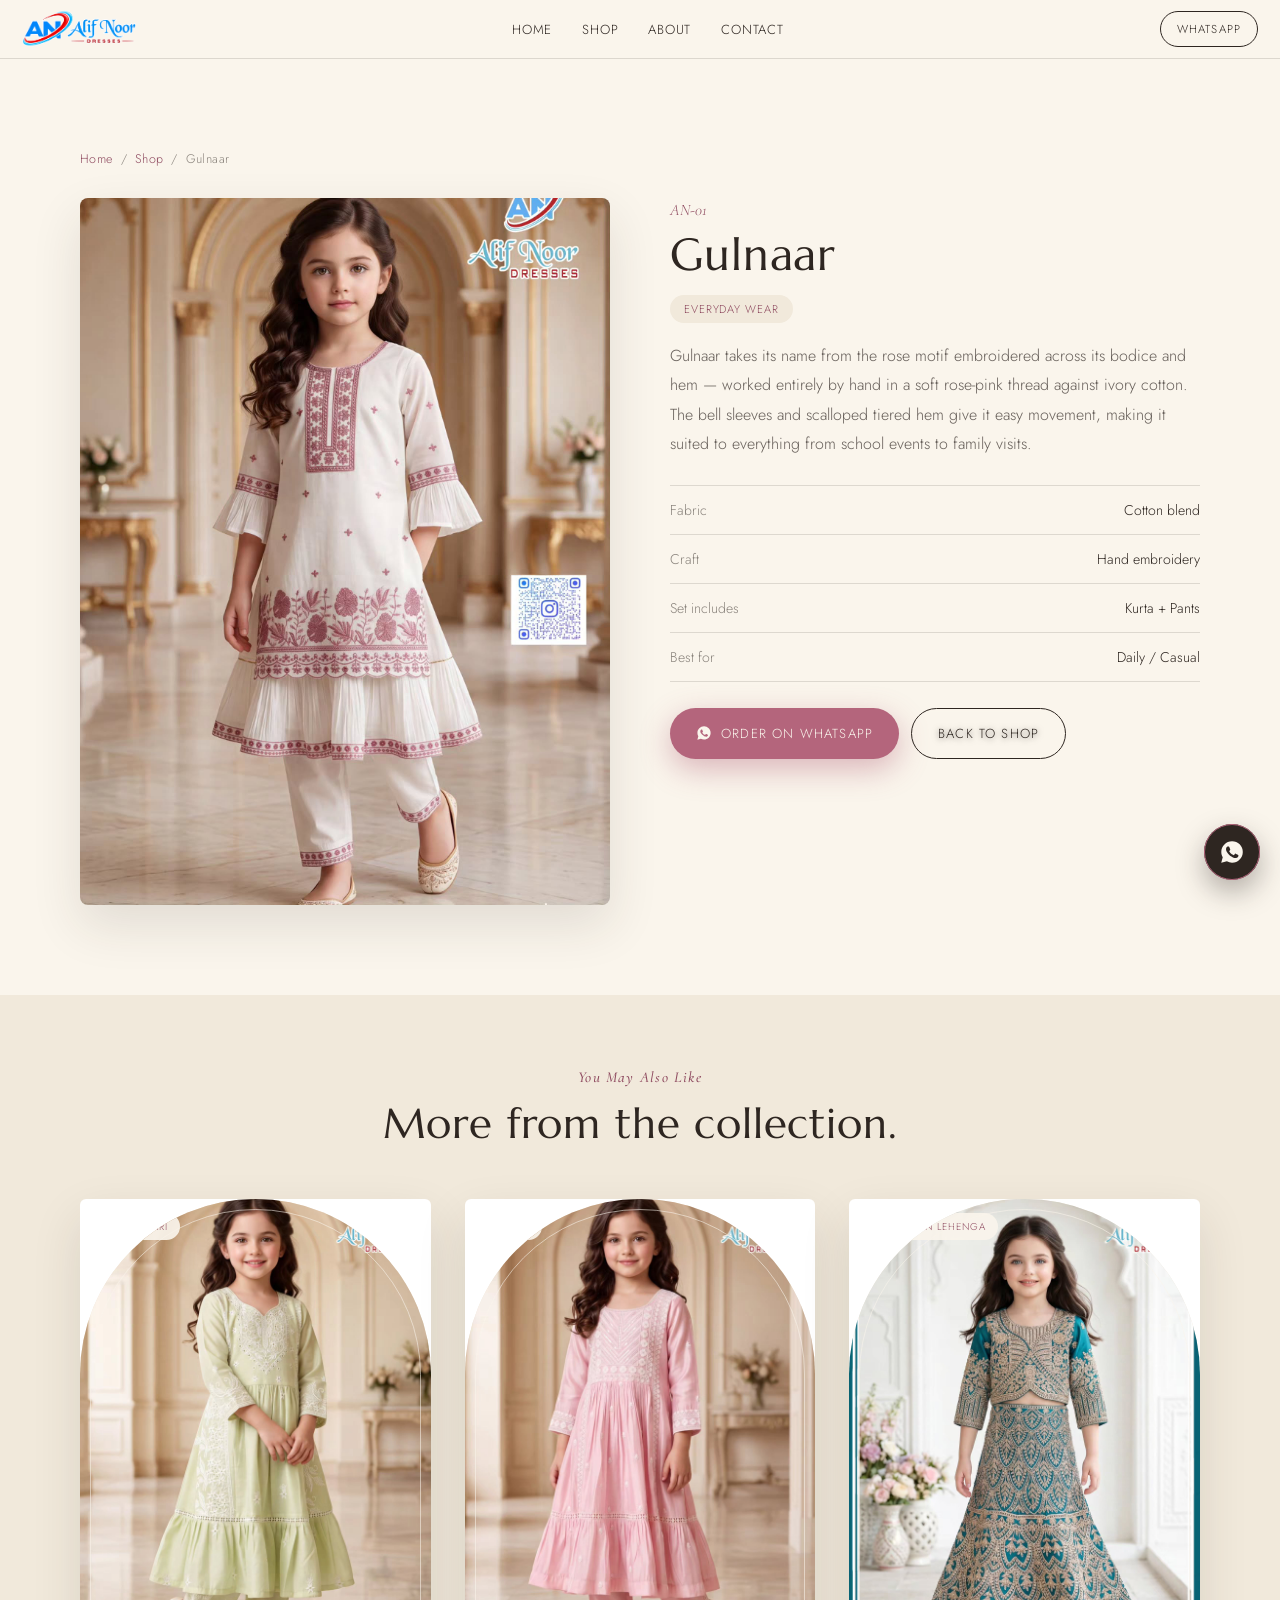
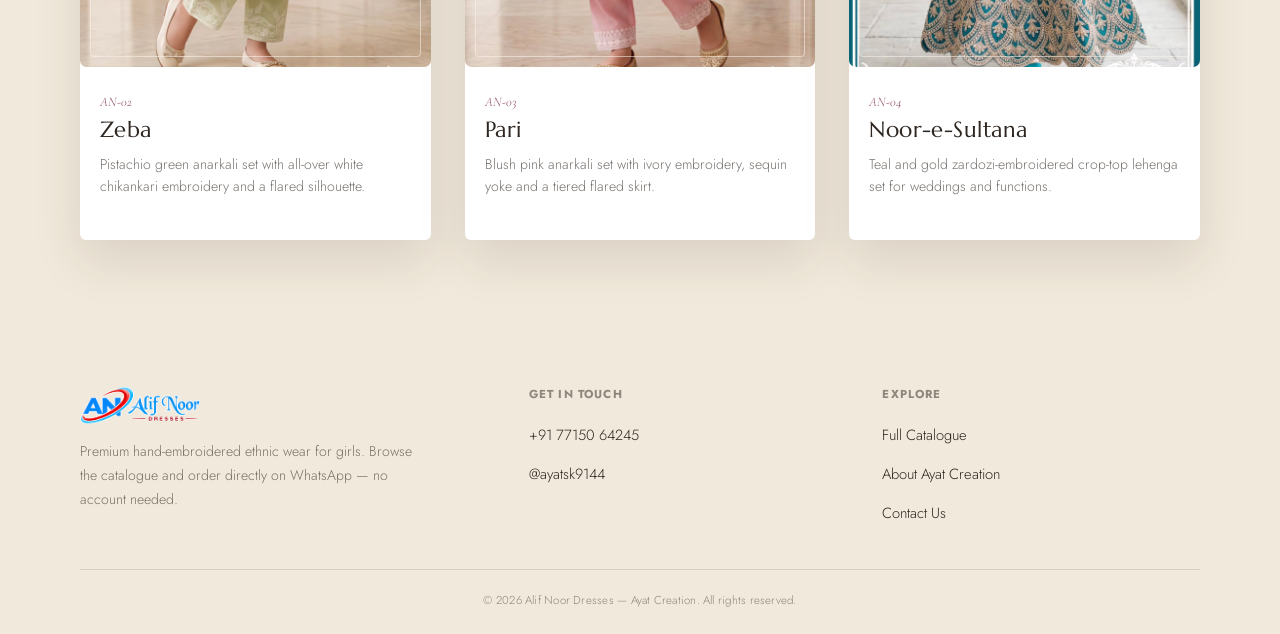
<file: product.html>
<!DOCTYPE html>
<html lang="en">
<head>
<meta charset="UTF-8">
<meta name="viewport" content="width=device-width, initial-scale=1.0, viewport-fit=cover">
<title id="pageTitle">Product — Alif Noor Dresses</title>
<meta name="description" id="pageDesc" content="Shop hand-embroidered ethnic wear for girls from Alif Noor Dresses.">
<link rel="preconnect" href="https://fonts.googleapis.com">
<link rel="preconnect" href="https://fonts.gstatic.com" crossorigin>
<link href="https://fonts.googleapis.com/css2?family=Marcellus&family=Cormorant+Garamond:ital,wght@0,400;0,600;1,500&family=Jost:wght@300;400;500;600&display=swap" rel="stylesheet">
<link rel="stylesheet" href="css/style.css">
</head>
<body data-page="product">

<!-- ================= NAV ================= -->
<div class="topbar solid" id="topbar">
  <a class="brandmark" href="index.html">
    <img src="images/logo.png" alt="Alif Noor Dresses by Ayat Creation">
  </a>
  <nav class="nav-links">
    <a href="index.html" data-nav="home">Home</a>
    <a href="shop.html" data-nav="shop">Shop</a>
    <a href="about.html" data-nav="about">About</a>
    <a href="contact.html" data-nav="contact">Contact</a>
  </nav>
  <a class="cta-mini" href="#" data-wa="general" target="_blank" rel="noopener">WhatsApp</a>
  <button class="nav-toggle" id="navOpen" aria-label="Open menu"><span></span><span></span><span></span></button>
</div>

<div class="mobile-menu" id="mobileMenu">
  <div class="close-row">
    <img src="images/logo.png" alt="Alif Noor Dresses" style="height:30px;width:auto;">
    <button id="navClose" aria-label="Close menu">&times;</button>
  </div>
  <nav>
    <a href="index.html" data-nav="home">Home</a>
    <a href="shop.html" data-nav="shop">Shop</a>
    <a href="about.html" data-nav="about">About</a>
    <a href="contact.html" data-nav="contact">Contact</a>
  </nav>
  <div class="mm-foot">
    <a href="#" data-wa="general" target="_blank" rel="noopener">WhatsApp: +91 77150 64245</a>
    <a href="#" data-ig target="_blank" rel="noopener">Instagram: @ayatsk9144</a>
  </div>
</div>

<!-- ================= PRODUCT DETAIL ================= -->
<section class="product-detail">
  <div class="container">
    <div class="breadcrumb" style="justify-content:flex-start;margin-top:0;margin-bottom:30px;" id="crumb">
      <a href="index.html">Home</a><span>/</span><a href="shop.html">Shop</a><span>/</span><span id="crumbName">Product</span>
    </div>
    <div class="pd-grid" id="pdContent">
      <!-- Filled by JS -->
    </div>
  </div>
</section>

<!-- ================= RELATED ================= -->
<section class="related-strip">
  <div class="container">
    <div class="section-head reveal">
      <span class="eyebrow">You May Also Like</span>
      <h2>More from the collection.</h2>
    </div>
    <div class="grid" id="relatedGrid"></div>
  </div>
</section>

<!-- ================= FOOTER ================= -->
<footer>
  <div class="container">
    <div class="footer-top">
      <div class="footer-brand">
        <img src="images/logo.png" alt="Alif Noor Dresses by Ayat Creation" style="height:40px;width:auto;margin-bottom:14px;">
        <p>Premium hand-embroidered ethnic wear for girls. Browse the catalogue and order directly on WhatsApp — no account needed.</p>
      </div>
      <div class="footer-links">
        <h4>Get in touch</h4>
        <a href="#" data-wa="general" target="_blank" rel="noopener">+91 77150 64245</a>
        <a href="#" data-ig target="_blank" rel="noopener">@ayatsk9144</a>
      </div>
      <div class="footer-links">
        <h4>Explore</h4>
        <a href="shop.html">Full Catalogue</a>
        <a href="about.html">About Ayat Creation</a>
        <a href="contact.html">Contact Us</a>
      </div>
    </div>
    <div class="footer-bottom">
      <div>&copy; <span class="footer-year"></span> Alif Noor Dresses — Ayat Creation. All rights reserved.</div>
    </div>
  </div>
</footer>

<a class="float-wa" href="#" data-wa="general" target="_blank" rel="noopener" aria-label="Order on WhatsApp">
  <div class="ping"></div>
  <svg viewBox="0 0 24 24" fill="currentColor"><path d="M12.04 2C6.58 2 2.13 6.45 2.13 11.91c0 1.75.46 3.46 1.32 4.96L2.05 22l5.25-1.38a9.9 9.9 0 0 0 4.74 1.2h.01c5.46 0 9.91-4.45 9.91-9.91 0-2.65-1.03-5.14-2.9-7.01A9.82 9.82 0 0 0 12.04 2zm5.8 14.14c-.24.68-1.4 1.33-1.93 1.4-.5.08-1.1.11-1.78-.11-.41-.13-.94-.3-1.62-.6-2.85-1.23-4.71-4.1-4.85-4.29-.14-.19-1.16-1.54-1.16-2.94s.73-2.08 1-2.37c.26-.28.57-.35.76-.35h.55c.18 0 .41-.07.64.49.24.57.81 1.98.88 2.12.07.15.11.32.02.51-.09.19-.14.31-.28.48-.14.17-.29.37-.42.5-.14.14-.28.29-.12.57.16.28.71 1.17 1.52 1.9 1.05.94 1.93 1.23 2.21 1.37.28.14.44.12.61-.07.16-.19.7-.81.89-1.09.19-.28.37-.23.63-.14.26.09 1.66.78 1.95.93.28.14.47.21.54.33.07.12.07.68-.17 1.36z"/></svg>
</a>

<script src="js/products.js"></script>
<script>
  const WA_ICON = `<svg viewBox="0 0 24 24" fill="currentColor"><path d="M12.04 2C6.58 2 2.13 6.45 2.13 11.91c0 1.75.46 3.46 1.32 4.96L2.05 22l5.25-1.38a9.9 9.9 0 0 0 4.74 1.2h.01c5.46 0 9.91-4.45 9.91-9.91 0-2.65-1.03-5.14-2.9-7.01A9.82 9.82 0 0 0 12.04 2zm5.8 14.14c-.24.68-1.4 1.33-1.93 1.4-.5.08-1.1.11-1.78-.11-.41-.13-.94-.3-1.62-.6-2.85-1.23-4.71-4.1-4.85-4.29-.14-.19-1.16-1.54-1.16-2.94s.73-2.08 1-2.37c.26-.28.57-.35.76-.35h.55c.18 0 .41-.07.64.49.24.57.81 1.98.88 2.12.07.15.11.32.02.51-.09.19-.14.31-.28.48-.14.17-.29.37-.42.5-.14.14-.28.29-.12.57.16.28.71 1.17 1.52 1.9 1.05.94 1.93 1.23 2.21 1.37.28.14.44.12.61-.07.16-.19.7-.81.89-1.09.19-.28.37-.23.63-.14.26.09 1.66.78 1.95.93.28.14.47.21.54.33.07.12.07.68-.17 1.36z"/></svg>`;

  function waLinkFor(name, id){
    const msg = `Assalamualaikum! I'm interested in the "${name}" (${id}) from Alif Noor Dresses. Could you share sizing, price and delivery details?`;
    return `https://wa.me/917715064245?text=${encodeURIComponent(msg)}`;
  }

  const params = new URLSearchParams(window.location.search);
  const id = params.get('id');
  const product = PRODUCTS.find(p => p.id === id) || PRODUCTS[0];

  document.title = `${product.name} (${product.id}) — Alif Noor Dresses`;
  document.getElementById('pageDesc').setAttribute('content', product.desc);
  document.getElementById('crumbName').textContent = product.name;

  const pd = document.getElementById('pdContent');
  pd.innerHTML = `
    <div class="pd-media reveal in">
      <img src="${product.img}" alt="${product.name} — ${product.desc}">
    </div>
    <div class="pd-info reveal in">
      <span class="code">${product.id}</span>
      <h1>${product.name}</h1>
      <span class="pd-tag">${product.tag}</span>
      <p class="desc">${product.longDesc}</p>
      <div class="pd-facts">
        <div class="pd-fact"><span>Fabric</span><span>${product.facts.fabric}</span></div>
        <div class="pd-fact"><span>Craft</span><span>${product.facts.work}</span></div>
        <div class="pd-fact"><span>Set includes</span><span>${product.facts.set}</span></div>
        <div class="pd-fact"><span>Best for</span><span>${product.facts.occasion}</span></div>
      </div>
      <div class="pd-actions">
        <a class="btn btn-primary" href="${waLinkFor(product.name, product.id)}" target="_blank" rel="noopener">${WA_ICON} Order on WhatsApp</a>
        <a class="btn btn-ghost dark" href="shop.html">Back to Shop</a>
      </div>
    </div>
  `;

  const relatedGrid = document.getElementById('relatedGrid');
  const related = PRODUCTS.filter(p => p.id !== product.id).slice(0, 3);
  related.forEach((p, i) => {
    const card = document.createElement('div');
    card.className = 'card reveal';
    card.style.transitionDelay = (i % 3) * 0.06 + 's';
    card.innerHTML = `
      <a class="card-link" href="product.html?id=${p.id}">
        <div class="card-media arch-frame">
          <img src="${p.img}" alt="${p.name} — ${p.desc}" loading="lazy">
          <span class="card-tag">${p.tag}</span>
        </div>
        <div class="card-body">
          <span class="code">${p.id}</span>
          <h3>${p.name}</h3>
          <p>${p.desc}</p>
        </div>
      </a>
    `;
    relatedGrid.appendChild(card);
  });
</script>
<script src="js/app.js"></script>
</body>
</html>
</file>
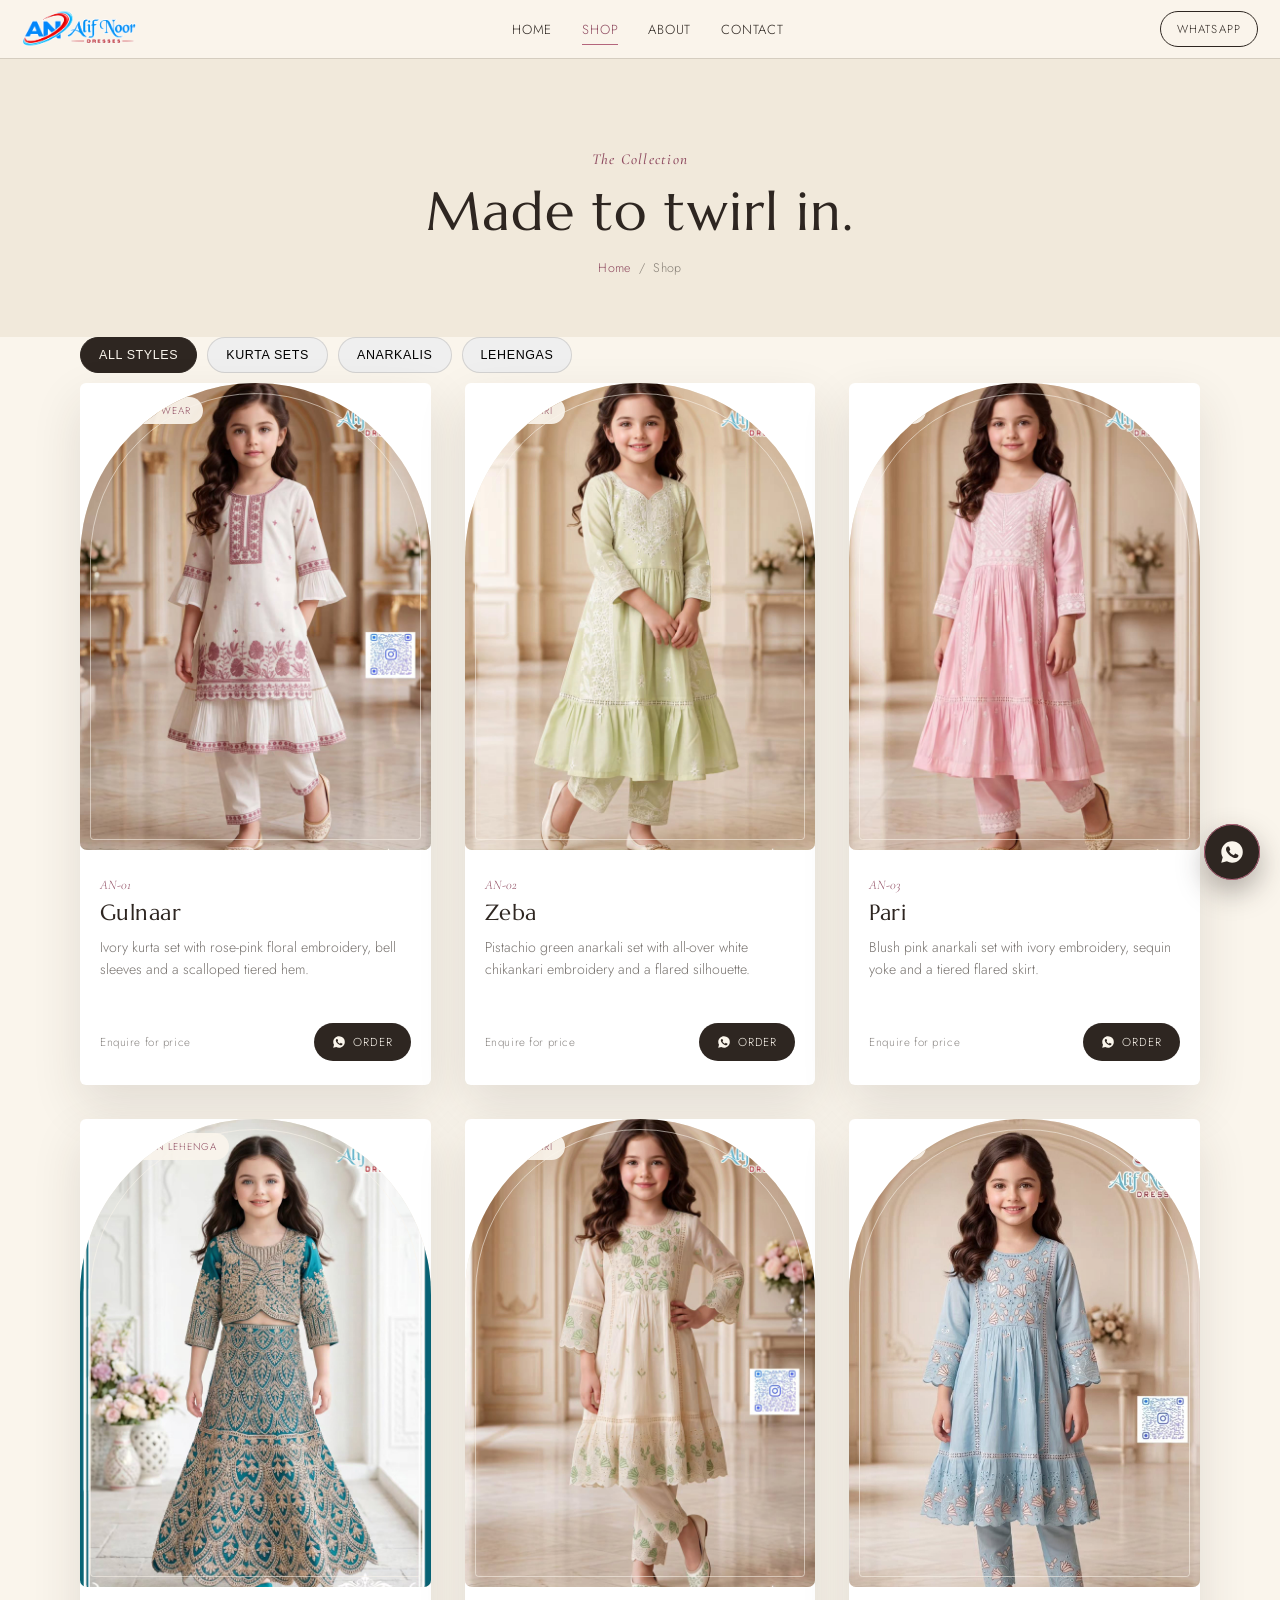
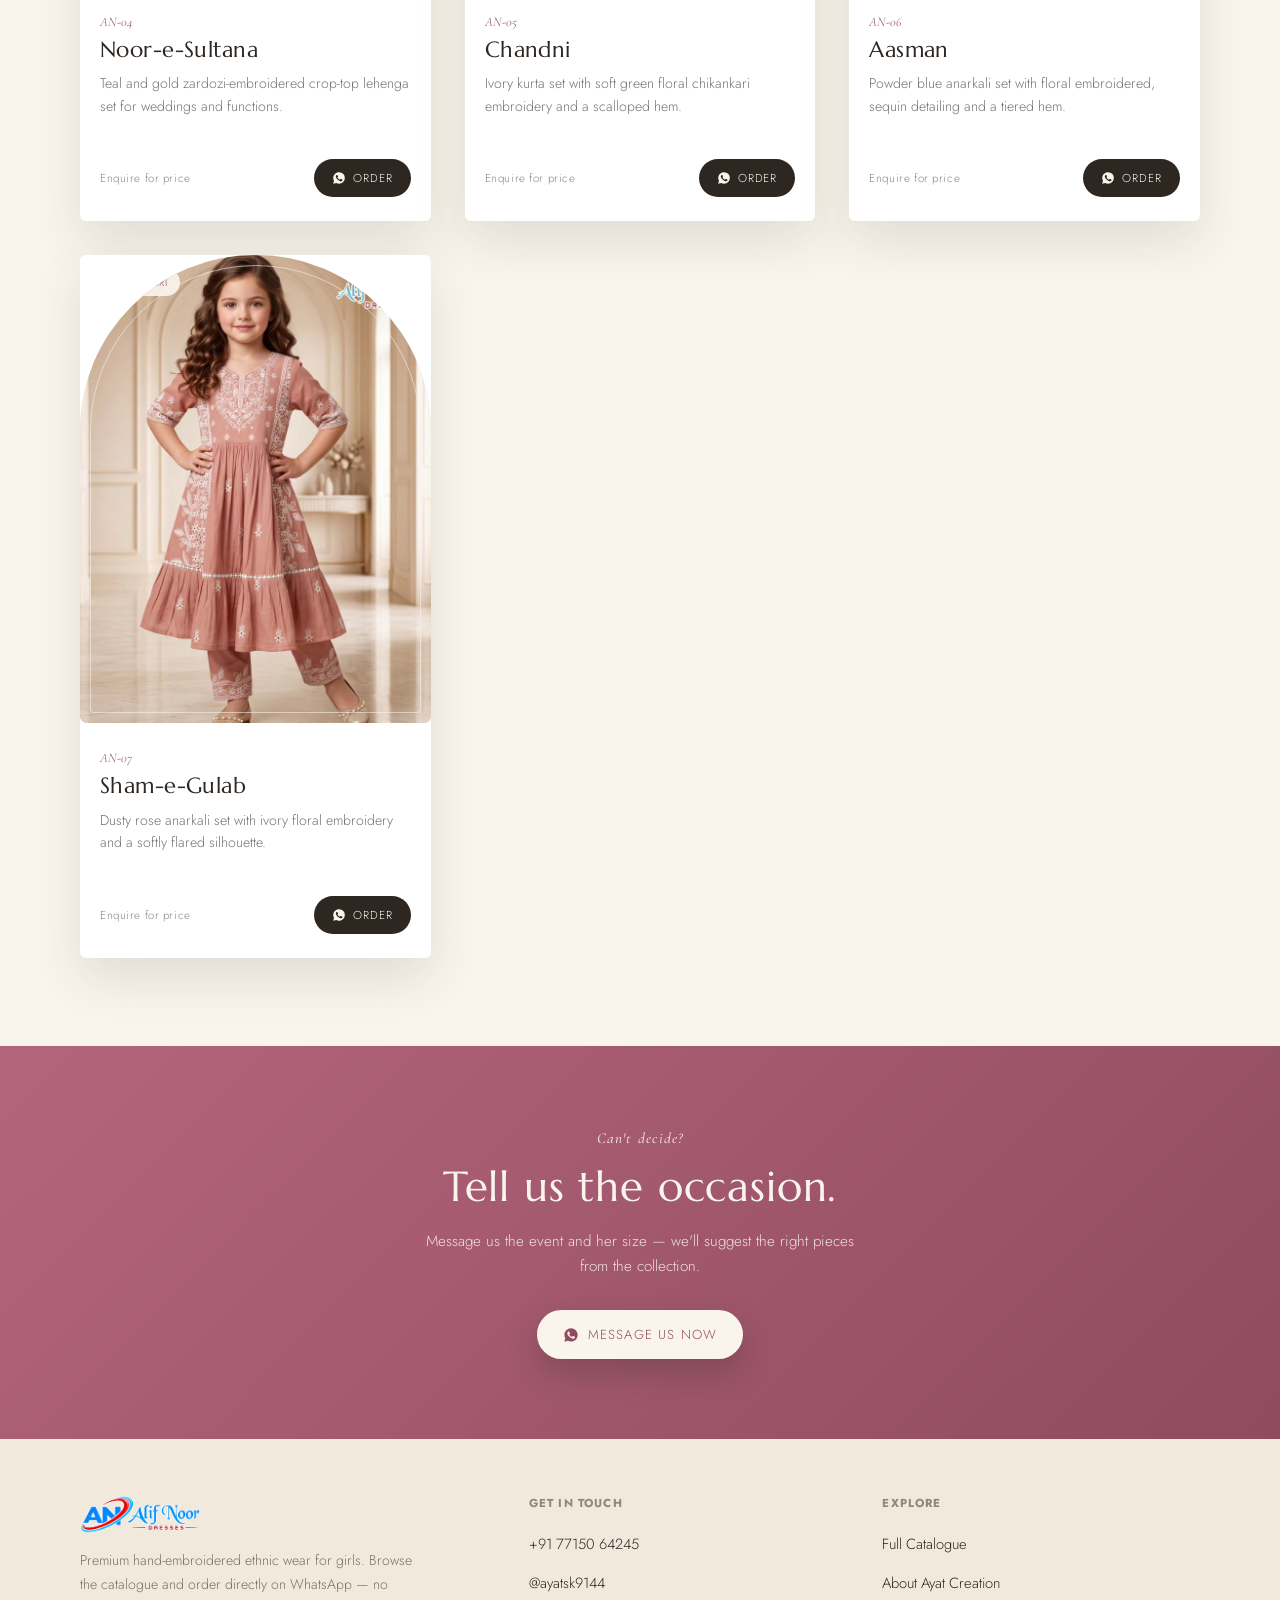
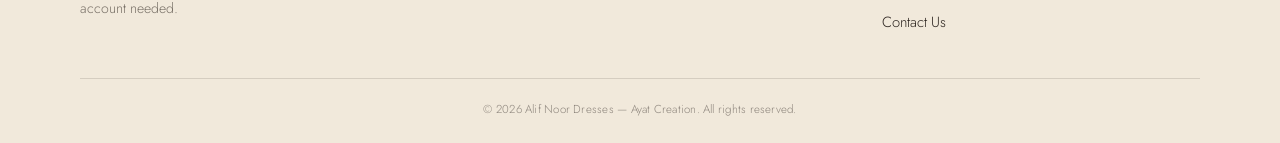
<file: shop.html>
<!DOCTYPE html>
<html lang="en">
<head>
<meta charset="UTF-8">
<meta name="viewport" content="width=device-width, initial-scale=1.0, viewport-fit=cover">
<title>Shop the Collection — Alif Noor Dresses</title>
<meta name="description" content="Browse the full Alif Noor Dresses catalogue — kurta sets, anarkalis and occasion lehengas for girls. Order any piece directly on WhatsApp.">
<link rel="preconnect" href="https://fonts.googleapis.com">
<link rel="preconnect" href="https://fonts.gstatic.com" crossorigin>
<link href="https://fonts.googleapis.com/css2?family=Marcellus&family=Cormorant+Garamond:ital,wght@0,400;0,600;1,500&family=Jost:wght@300;400;500;600&display=swap" rel="stylesheet">
<link rel="stylesheet" href="css/style.css">
</head>
<body data-page="shop">

<!-- ================= NAV ================= -->
<div class="topbar solid" id="topbar">
  <a class="brandmark" href="index.html">
    <img src="images/logo.png" alt="Alif Noor Dresses by Ayat Creation">
  </a>
  <nav class="nav-links">
    <a href="index.html" data-nav="home">Home</a>
    <a href="shop.html" data-nav="shop">Shop</a>
    <a href="about.html" data-nav="about">About</a>
    <a href="contact.html" data-nav="contact">Contact</a>
  </nav>
  <a class="cta-mini" href="#" data-wa="general" target="_blank" rel="noopener">WhatsApp</a>
  <button class="nav-toggle" id="navOpen" aria-label="Open menu"><span></span><span></span><span></span></button>
</div>

<div class="mobile-menu" id="mobileMenu">
  <div class="close-row">
    <img src="images/logo.png" alt="Alif Noor Dresses" style="height:30px;width:auto;">
    <button id="navClose" aria-label="Close menu">&times;</button>
  </div>
  <nav>
    <a href="index.html" data-nav="home">Home</a>
    <a href="shop.html" data-nav="shop">Shop</a>
    <a href="about.html" data-nav="about">About</a>
    <a href="contact.html" data-nav="contact">Contact</a>
  </nav>
  <div class="mm-foot">
    <a href="#" data-wa="general" target="_blank" rel="noopener">WhatsApp: +91 77150 64245</a>
    <a href="#" data-ig target="_blank" rel="noopener">Instagram: @ayatsk9144</a>
  </div>
</div>

<!-- ================= PAGE HERO ================= -->
<section class="page-hero">
  <div class="container">
    <span class="eyebrow">The Collection</span>
    <h1>Made to twirl in.</h1>
    <div class="breadcrumb"><a href="index.html">Home</a><span>/</span><span>Shop</span></div>
  </div>
</section>

<!-- ================= FILTERS ================= -->
<div class="filter-bar container" id="filterBar">
  <button class="filter-chip active" data-filter="all">All Styles</button>
  <button class="filter-chip" data-filter="kurta">Kurta Sets</button>
  <button class="filter-chip" data-filter="anarkali">Anarkalis</button>
  <button class="filter-chip" data-filter="lehenga">Lehengas</button>
</div>

<!-- ================= CATALOGUE ================= -->
<section class="catalogue section" style="padding-top:10px;">
  <div class="container">
    <div class="grid" id="productGrid"></div>
  </div>
</section>

<!-- ================= CTA BAND ================= -->
<section class="cta-band">
  <div class="container">
    <span class="eyebrow">Can't decide?</span>
    <h2>Tell us the occasion.</h2>
    <p>Message us the event and her size — we'll suggest the right pieces from the collection.</p>
    <a class="btn btn-primary" href="#" data-wa="general" target="_blank" rel="noopener">
      <svg viewBox="0 0 24 24" fill="currentColor" style="width:16px;height:16px"><path d="M12.04 2C6.58 2 2.13 6.45 2.13 11.91c0 1.75.46 3.46 1.32 4.96L2.05 22l5.25-1.38a9.9 9.9 0 0 0 4.74 1.2h.01c5.46 0 9.91-4.45 9.91-9.91 0-2.65-1.03-5.14-2.9-7.01A9.82 9.82 0 0 0 12.04 2zm5.8 14.14c-.24.68-1.4 1.33-1.93 1.4-.5.08-1.1.11-1.78-.11-.41-.13-.94-.3-1.62-.6-2.85-1.23-4.71-4.1-4.85-4.29-.14-.19-1.16-1.54-1.16-2.94s.73-2.08 1-2.37c.26-.28.57-.35.76-.35h.55c.18 0 .41-.07.64.49.24.57.81 1.98.88 2.12.07.15.11.32.02.51-.09.19-.14.31-.28.48-.14.17-.29.37-.42.5-.14.14-.28.29-.12.57.16.28.71 1.17 1.52 1.9 1.05.94 1.93 1.23 2.21 1.37.28.14.44.12.61-.07.16-.19.7-.81.89-1.09.19-.28.37-.23.63-.14.26.09 1.66.78 1.95.93.28.14.47.21.54.33.07.12.07.68-.17 1.36z"/></svg>
      Message Us Now
    </a>
  </div>
</section>

<!-- ================= FOOTER ================= -->
<footer>
  <div class="container">
    <div class="footer-top">
      <div class="footer-brand">
        <img src="images/logo.png" alt="Alif Noor Dresses by Ayat Creation" style="height:40px;width:auto;margin-bottom:14px;">
        <p>Premium hand-embroidered ethnic wear for girls. Browse the catalogue and order directly on WhatsApp — no account needed.</p>
      </div>
      <div class="footer-links">
        <h4>Get in touch</h4>
        <a href="#" data-wa="general" target="_blank" rel="noopener">+91 77150 64245</a>
        <a href="#" data-ig target="_blank" rel="noopener">@ayatsk9144</a>
      </div>
      <div class="footer-links">
        <h4>Explore</h4>
        <a href="shop.html">Full Catalogue</a>
        <a href="about.html">About Ayat Creation</a>
        <a href="contact.html">Contact Us</a>
      </div>
    </div>
    <div class="footer-bottom">
      <div>&copy; <span class="footer-year"></span> Alif Noor Dresses — Ayat Creation. All rights reserved.</div>
    </div>
  </div>
</footer>

<a class="float-wa" href="#" data-wa="general" target="_blank" rel="noopener" aria-label="Order on WhatsApp">
  <div class="ping"></div>
  <svg viewBox="0 0 24 24" fill="currentColor"><path d="M12.04 2C6.58 2 2.13 6.45 2.13 11.91c0 1.75.46 3.46 1.32 4.96L2.05 22l5.25-1.38a9.9 9.9 0 0 0 4.74 1.2h.01c5.46 0 9.91-4.45 9.91-9.91 0-2.65-1.03-5.14-2.9-7.01A9.82 9.82 0 0 0 12.04 2zm5.8 14.14c-.24.68-1.4 1.33-1.93 1.4-.5.08-1.1.11-1.78-.11-.41-.13-.94-.3-1.62-.6-2.85-1.23-4.71-4.1-4.85-4.29-.14-.19-1.16-1.54-1.16-2.94s.73-2.08 1-2.37c.26-.28.57-.35.76-.35h.55c.18 0 .41-.07.64.49.24.57.81 1.98.88 2.12.07.15.11.32.02.51-.09.19-.14.31-.28.48-.14.17-.29.37-.42.5-.14.14-.28.29-.12.57.16.28.71 1.17 1.52 1.9 1.05.94 1.93 1.23 2.21 1.37.28.14.44.12.61-.07.16-.19.7-.81.89-1.09.19-.28.37-.23.63-.14.26.09 1.66.78 1.95.93.28.14.47.21.54.33.07.12.07.68-.17 1.36z"/></svg>
</a>

<script src="js/products.js"></script>
<script>
  const grid = document.getElementById('productGrid');
  const chips = document.querySelectorAll('.filter-chip');

  function waLinkQuick(name, id){
    const msg = `Assalamualaikum! I'm interested in the "${name}" (${id}) from Alif Noor Dresses. Could you share sizing, price and delivery details?`;
    return `https://wa.me/917715064245?text=${encodeURIComponent(msg)}`;
  }

  function renderGrid(filter){
    grid.innerHTML = '';
    const list = filter === 'all' ? PRODUCTS : PRODUCTS.filter(p => p.category === filter);
    list.forEach((p, i) => {
      const card = document.createElement('div');
      card.className = 'card reveal';
      card.style.transitionDelay = (i % 3) * 0.06 + 's';
      card.innerHTML = `
        <a class="card-link" href="product.html?id=${p.id}">
          <div class="card-media arch-frame">
            <img src="${p.img}" alt="${p.name} — ${p.desc}" loading="lazy">
            <span class="card-tag">${p.tag}</span>
          </div>
          <div class="card-body">
            <span class="code">${p.id}</span>
            <h3>${p.name}</h3>
            <p>${p.desc}</p>
          </div>
        </a>
        <div class="card-body" style="padding-top:0;">
          <div class="card-foot">
            <span class="price-note">Enquire for price</span>
            <a class="order-btn" href="${waLinkQuick(p.name, p.id)}" target="_blank" rel="noopener">
              <svg viewBox="0 0 24 24" fill="currentColor"><path d="M12.04 2C6.58 2 2.13 6.45 2.13 11.91c0 1.75.46 3.46 1.32 4.96L2.05 22l5.25-1.38a9.9 9.9 0 0 0 4.74 1.2h.01c5.46 0 9.91-4.45 9.91-9.91 0-2.65-1.03-5.14-2.9-7.01A9.82 9.82 0 0 0 12.04 2zm5.8 14.14c-.24.68-1.4 1.33-1.93 1.4-.5.08-1.1.11-1.78-.11-.41-.13-.94-.3-1.62-.6-2.85-1.23-4.71-4.1-4.85-4.29-.14-.19-1.16-1.54-1.16-2.94s.73-2.08 1-2.37c.26-.28.57-.35.76-.35h.55c.18 0 .41-.07.64.49.24.57.81 1.98.88 2.12.07.15.11.32.02.51-.09.19-.14.31-.28.48-.14.17-.29.37-.42.5-.14.14-.28.29-.12.57.16.28.71 1.17 1.52 1.9 1.05.94 1.93 1.23 2.21 1.37.28.14.44.12.61-.07.16-.19.7-.81.89-1.09.19-.28.37-.23.63-.14.26.09 1.66.78 1.95.93.28.14.47.21.54.33.07.12.07.68-.17 1.36z"/></svg>
              Order
            </a>
          </div>
        </div>
      `;
      grid.appendChild(card);
    });

    const io = new IntersectionObserver((entries) => {
      entries.forEach(entry => {
        if(entry.isIntersecting){ entry.target.classList.add('in'); io.unobserve(entry.target); }
      });
    }, { threshold:0.1, rootMargin:'0px 0px -30px 0px' });
    grid.querySelectorAll('.reveal').forEach(el => io.observe(el));
  }

  chips.forEach(chip => {
    chip.addEventListener('click', () => {
      chips.forEach(c => c.classList.remove('active'));
      chip.classList.add('active');
      renderGrid(chip.getAttribute('data-filter'));
    });
  });

  renderGrid('all');
</script>
<script src="js/app.js"></script>
</body>
</html>
</file>
<file: css/style.css>
/* ==========================================================
   Alif Noor Dresses — shared stylesheet
   ========================================================== */
:root{
  --ivory:#FAF5EC;
  --ivory-deep:#F1E9DB;
  --espresso:#2E2621;
  --mauve:#B4657C;
  --mauve-deep:#8F4B60;
  --gold:#AD8A52;
  --gold-soft:#D9C69A;
  --teal:#1E5C57;
  --line: rgba(46,38,33,0.14);
  --shadow: 0 20px 50px rgba(46,38,33,0.12);
}

*{margin:0;padding:0;box-sizing:border-box;}
html{scroll-behavior:smooth;}
body{
  background:var(--ivory);
  color:var(--espresso);
  font-family:'Jost', sans-serif;
  font-weight:300;
  -webkit-font-smoothing:antialiased;
  overflow-x:hidden;
}
img{max-width:100%;display:block;}
a{color:inherit;text-decoration:none;}
ul{list-style:none;}

h1,h2,h3, .display{
  font-family:'Marcellus', serif;
  font-weight:400;
  letter-spacing:0.02em;
  line-height:1.15;
}
.eyebrow{
  font-family:'Cormorant Garamond', serif;
  font-style:italic;
  font-weight:500;
  letter-spacing:0.08em;
  color:var(--mauve-deep);
  font-size:0.95rem;
}

.container{max-width:1200px;margin:0 auto;padding:0 22px;}

/* ---------- Reveal on scroll ---------- */
.reveal{opacity:0;transform:translateY(28px);transition:opacity 0.9s cubic-bezier(.2,.7,.2,1), transform 0.9s cubic-bezier(.2,.7,.2,1);}
.reveal.in{opacity:1;transform:translateY(0);}
@media (prefers-reduced-motion: reduce){
  .reveal{opacity:1;transform:none;transition:none;}
  html{scroll-behavior:auto;}
}

/* ---------- Arch motif (signature element) ---------- */
.arch-frame{
  position:relative;
  border-radius:200px 200px 8px 8px;
  overflow:hidden;
  isolation:isolate;
}
.arch-frame::after{
  content:"";
  position:absolute;inset:10px;
  border:1px solid rgba(250,245,236,0.55);
  border-radius:190px 190px 4px 4px;
  pointer-events:none;
}
.arch-divider{width:1px;height:46px;background:linear-gradient(var(--gold), transparent);margin:0 auto;}
.arch-divider.up{background:linear-gradient(transparent, var(--gold));}

/* ---------- Top bar / nav ---------- */
.topbar{
  position:fixed;top:0;left:0;right:0;z-index:60;
  display:flex;align-items:center;justify-content:space-between;
  padding:16px 22px;
  background:rgba(250,245,236,0.0);
  transition:background 0.4s ease, box-shadow 0.4s ease, padding 0.4s ease;
}
.topbar.scrolled, .topbar.solid{
  background:rgba(250,245,236,0.94);
  backdrop-filter:blur(10px);
  box-shadow:0 1px 0 var(--line);
  padding:10px 22px;
}
.brandmark{display:flex;align-items:center;}
.brandmark img{height:38px;width:auto;display:block;transition:filter 0.35s ease;}

/* Nav text links: desktop only. Mobile uses the hamburger menu — showing both was a bug. */
.nav-links{display:none;align-items:center;gap:30px;}

/* Transparent topbar state (over a hero image): light text + shadow for legibility.
   Once scrolled or on a page with a solid header (.solid), switch to dark text. */
.topbar{color:var(--ivory);}
.topbar .nav-links a{
  font-size:0.82rem;letter-spacing:0.06em;text-transform:uppercase;
  padding:6px 0;position:relative;color:var(--ivory);
  text-shadow:0 1px 8px rgba(0,0,0,0.55);
  transition:color 0.35s ease, text-shadow 0.35s ease;
}
.nav-links a::after{
  content:"";position:absolute;left:0;bottom:0;width:0;height:1px;background:var(--mauve);
  transition:width 0.3s ease;
}
.nav-links a:hover::after, .nav-links a.active::after{width:100%;}
.topbar .nav-links a.active{color:var(--mauve-deep);text-shadow:none;}

.topbar .cta-mini{
  font-size:0.72rem;letter-spacing:0.1em;text-transform:uppercase;
  border:1px solid rgba(250,245,236,0.85);border-radius:30px;color:var(--ivory);
  padding:9px 16px;display:flex;align-items:center;gap:6px;
  white-space:nowrap;text-shadow:0 1px 8px rgba(0,0,0,0.5);
  transition:color 0.35s ease, border-color 0.35s ease;
}

.nav-toggle{
  display:flex;flex-direction:column;gap:5px;background:none;border:none;cursor:pointer;padding:6px;
  filter:drop-shadow(0 1px 6px rgba(0,0,0,0.5));
}
.nav-toggle span{width:22px;height:1px;background:var(--ivory);display:block;transition:background 0.35s ease;}

/* Solid / scrolled state: dark text on the ivory bar */
.topbar.scrolled, .topbar.solid{color:var(--espresso);}
.topbar.scrolled .brandmark img, .topbar.solid .brandmark img{filter:none;}
.topbar.scrolled .nav-links a, .topbar.solid .nav-links a{color:var(--espresso);text-shadow:none;}
.topbar.scrolled .nav-links a.active, .topbar.solid .nav-links a.active{color:var(--mauve-deep);}
.topbar.scrolled .cta-mini, .topbar.solid .cta-mini{color:var(--espresso);border-color:var(--espresso);text-shadow:none;}
.topbar.scrolled .nav-toggle, .topbar.solid .nav-toggle{filter:none;}
.topbar.scrolled .nav-toggle span, .topbar.solid .nav-toggle span{background:var(--espresso);}

/* Logo needs a touch of contrast help while floating over a photo */
.topbar:not(.scrolled):not(.solid) .brandmark img{filter:drop-shadow(0 2px 10px rgba(0,0,0,0.45));}

.mobile-menu .brandmark img{height:30px;}

.mobile-menu{
  position:fixed;inset:0;z-index:70;
  background:var(--ivory);
  display:flex;flex-direction:column;
  padding:22px;
  transform:translateY(-100%);
  transition:transform 0.45s cubic-bezier(.2,.8,.2,1);
}
.mobile-menu.open{transform:translateY(0);}
.mobile-menu .close-row{display:flex;justify-content:space-between;align-items:center;}
.mobile-menu .close-row button{background:none;border:none;font-size:1.6rem;color:var(--espresso);cursor:pointer;}
.mobile-menu nav{flex:1;display:flex;flex-direction:column;justify-content:center;gap:26px;}
.mobile-menu nav a{font-family:'Marcellus',serif;font-size:1.9rem;}
.mobile-menu .mm-foot{display:flex;flex-direction:column;gap:14px;padding-top:20px;border-top:1px solid var(--line);}
.mobile-menu .mm-foot a{font-size:0.85rem;display:flex;align-items:center;gap:8px;color:var(--mauve-deep);}

/* ---------- Buttons ---------- */
.btn{
  display:inline-flex;align-items:center;gap:9px;
  padding:15px 26px;border-radius:40px;
  font-family:'Jost',sans-serif;font-size:0.82rem;letter-spacing:0.09em;text-transform:uppercase;
  transition:transform 0.35s cubic-bezier(.2,.8,.2,1), box-shadow 0.35s ease, background 0.35s ease;
  white-space:nowrap;cursor:pointer;border:none;
}
.btn-primary{background:var(--mauve);color:var(--ivory);box-shadow:0 10px 30px rgba(180,101,124,0.45);}
.btn-primary:hover{transform:translateY(-3px);box-shadow:0 16px 36px rgba(180,101,124,0.55);}
.btn-ghost{border:1px solid rgba(250,245,236,0.75);color:var(--ivory);text-shadow:0 1px 6px rgba(0,0,0,0.6);backdrop-filter:blur(2px);}
.btn-ghost:hover{background:rgba(250,245,236,0.12);transform:translateY(-3px);}
.btn-ghost.dark{border-color:var(--espresso);color:var(--espresso);}
.btn-ghost.dark:hover{background:rgba(46,38,33,0.06);}
.btn svg{width:16px;height:16px;flex-shrink:0;}

/* ---------- Page hero (inner pages) ---------- */
.page-hero{
  padding:150px 0 60px;
  background:var(--ivory-deep);
  text-align:center;
  position:relative;
  overflow:hidden;
}
.page-hero .eyebrow{display:block;margin-bottom:12px;}
.page-hero h1{font-size:clamp(2.2rem,8vw,3.4rem);}
.breadcrumb{
  margin-top:16px;font-size:0.78rem;color:rgba(46,38,33,0.55);
  display:flex;gap:8px;justify-content:center;letter-spacing:0.03em;
}
.breadcrumb a{color:var(--mauve-deep);}

/* ---------- Section headers ---------- */
.section{padding:88px 0;}
.section-head{text-align:center;max-width:600px;margin:0 auto 52px;}
.section-head h2{font-size:clamp(1.9rem, 5vw, 2.6rem);margin:12px 0 16px;}
.section-head p{color:rgba(46,38,33,0.68);line-height:1.7;font-size:0.98rem;}

/* ---------- Hero (home) ---------- */
.hero{
  position:relative;min-height:100svh;display:flex;align-items:flex-end;
  padding:0 0 40px;overflow:hidden;background:var(--espresso);
}
.hero-media{position:absolute;inset:0;}
@keyframes heroZoom{to{transform:scale(1);}}
.hero-media::after{
  content:"";position:absolute;inset:0;
  background:linear-gradient(180deg, rgba(18,13,10,0.55) 0%, rgba(18,13,10,0.18) 20%, rgba(18,13,10,0.22) 48%, rgba(18,13,10,0.92) 100%);
}
/* Extra spotlight-style darkening behind the text block, independent of gradient above,
   so text stays legible no matter which slide/photo is showing. */
.hero-media::before{
  content:"";position:absolute;inset:0;z-index:1;
  background:radial-gradient(ellipse 640px 620px at 8% 78%, rgba(8,6,5,0.62), transparent 62%);
}
.hero-slide{position:absolute;inset:0;opacity:0;transition:opacity 1.3s ease;}
.hero-slide.active{opacity:1;}
.hero-slide img{
  width:100%;height:100%;object-fit:cover;object-position:top center;filter:saturate(1.02);
  transform:scale(1.08);
}
.hero-slide.active img{animation:heroZoom 7s ease-out forwards;}
.hero-content{position:relative;z-index:2;color:var(--ivory);width:100%;}
.hero-eyebrow{
  font-family:'Cormorant Garamond',serif;font-style:italic;font-size:1rem;
  letter-spacing:0.16em;text-transform:uppercase;color:var(--gold-soft);
  text-shadow:0 2px 14px rgba(0,0,0,0.75), 0 1px 2px rgba(0,0,0,0.9);
  opacity:0;animation:fadeUp 1s ease forwards 0.3s;
}
.hero h1{
  font-size:clamp(2.6rem, 11vw, 4.6rem);margin:10px 0 14px;opacity:0;animation:fadeUp 1s ease forwards 0.55s;
  text-shadow:0 4px 24px rgba(0,0,0,0.6), 0 2px 6px rgba(0,0,0,0.85);
}
.hero p{
  font-family:'Jost',sans-serif;font-weight:300;font-size:1rem;max-width:440px;
  color:rgba(250,245,236,0.92);line-height:1.65;opacity:0;animation:fadeUp 1s ease forwards 0.8s;
  text-shadow:0 2px 12px rgba(0,0,0,0.7), 0 1px 3px rgba(0,0,0,0.85);
}
@keyframes fadeUp{from{opacity:0;transform:translateY(18px);}to{opacity:1;transform:translateY(0);}}
.hero-actions{display:flex;gap:12px;margin-top:28px;flex-wrap:wrap;opacity:0;animation:fadeUp 1s ease forwards 1.05s;}

/* Scroll hint now sits inline after the buttons (not floating over them) */
.scroll-cue{
  display:flex;align-items:center;gap:10px;margin-top:34px;color:rgba(250,245,236,0.75);
  font-size:0.62rem;letter-spacing:0.22em;text-transform:uppercase;
  text-shadow:0 2px 10px rgba(0,0,0,0.7);
  opacity:0;animation:fadeUp 1s ease forwards 1.3s;
}
.scroll-cue .stem{width:26px;height:1px;background:rgba(250,245,236,0.5);position:relative;overflow:hidden;flex-shrink:0;}
.scroll-cue .stem::after{content:"";position:absolute;top:0;left:-100%;width:100%;height:100%;background:var(--gold-soft);animation:stemDrop 1.8s ease-in-out infinite;}
@keyframes stemDrop{to{left:100%;}}

/* ---------- About strip / split layout ---------- */
.split{background:var(--ivory-deep);}
.split-grid{display:grid;grid-template-columns:1fr;gap:44px;align-items:center;}
.split-media{aspect-ratio:4/5;background:linear-gradient(160deg, var(--teal), #143c39);position:relative;}
.split-media img{width:100%;height:100%;object-fit:cover;object-position:top center;}
.split-copy .eyebrow{display:block;margin-bottom:14px;}
.split-copy h2{font-size:clamp(1.8rem,6vw,2.4rem);margin-bottom:18px;}
.split-copy p{color:rgba(46,38,33,0.72);line-height:1.85;margin-bottom:16px;font-size:0.98rem;}
.stat-row{display:grid;grid-template-columns:repeat(3,1fr);gap:14px;margin-top:32px;}
.stat-row div{border-top:1px solid var(--gold-soft);padding-top:12px;}
.stat-row .num{font-family:'Marcellus',serif;font-size:1.5rem;color:var(--mauve-deep);}
.stat-row .lbl{font-size:0.68rem;letter-spacing:0.08em;text-transform:uppercase;color:rgba(46,38,33,0.6);margin-top:4px;}

/* ---------- Filter bar (shop) ---------- */
.filter-bar{
  display:flex;gap:10px;overflow-x:auto;padding:4px 22px 28px;
  scrollbar-width:none;
}
.filter-bar::-webkit-scrollbar{display:none;}
.filter-chip{
  flex-shrink:0;padding:10px 18px;border-radius:30px;border:1px solid var(--line);
  font-size:0.78rem;letter-spacing:0.05em;text-transform:uppercase;
  transition:background 0.25s ease, color 0.25s ease, border-color 0.25s ease;
}
.filter-chip.active, .filter-chip:hover{background:var(--espresso);color:var(--ivory);border-color:var(--espresso);}

/* ---------- Product grid & cards ---------- */
.grid{display:grid;grid-template-columns:1fr;gap:34px;}
.card{
  background:#fff;border-radius:6px;overflow:hidden;box-shadow:var(--shadow);
  transition:transform 0.5s cubic-bezier(.2,.8,.2,1), box-shadow 0.5s ease;
}
.card:hover{transform:translateY(-6px);box-shadow:0 26px 60px rgba(46,38,33,0.18);}
.card-media{position:relative;aspect-ratio:3/4;overflow:hidden;background:var(--ivory-deep);}
.card-media img{width:100%;height:100%;object-fit:cover;object-position:top center;transition:transform 0.7s cubic-bezier(.2,.8,.2,1);}
.card:hover .card-media img{transform:scale(1.06);}
.card-tag{
  position:absolute;top:14px;left:14px;background:rgba(250,245,236,0.92);color:var(--mauve-deep);
  font-size:0.62rem;letter-spacing:0.1em;text-transform:uppercase;padding:6px 12px;border-radius:30px;
}
.card-body{padding:22px 20px 24px;}
.card-body .code{font-family:'Cormorant Garamond',serif;font-style:italic;font-size:0.82rem;color:var(--mauve-deep);}
.card-body h3{font-size:1.35rem;margin:6px 0 10px;}
.card-body p{font-size:0.88rem;color:rgba(46,38,33,0.65);line-height:1.6;margin-bottom:18px;}
.card-foot{display:flex;align-items:center;justify-content:space-between;gap:10px;}
.price-note{font-size:0.72rem;letter-spacing:0.05em;color:rgba(46,38,33,0.55);}
.order-btn{
  display:inline-flex;align-items:center;gap:7px;background:var(--espresso);color:var(--ivory);
  padding:11px 18px;border-radius:30px;font-size:0.72rem;letter-spacing:0.08em;text-transform:uppercase;
  transition:background 0.3s ease, transform 0.3s ease;
}
.order-btn:hover{background:var(--mauve);transform:translateY(-2px);}
.order-btn svg{width:14px;height:14px;}
.card-link{display:block;}

/* ---------- Product detail page ---------- */
.product-detail{padding:150px 0 90px;}
.pd-grid{display:grid;grid-template-columns:1fr;gap:40px;}
.pd-media{aspect-ratio:3/4;overflow:hidden;border-radius:8px;box-shadow:var(--shadow);}
.pd-media img{width:100%;height:100%;object-fit:cover;object-position:top center;}
.pd-info .code{font-family:'Cormorant Garamond',serif;font-style:italic;color:var(--mauve-deep);}
.pd-info h1{font-size:clamp(2rem,7vw,2.8rem);margin:8px 0 14px;}
.pd-tag{
  display:inline-block;background:var(--ivory-deep);color:var(--mauve-deep);
  font-size:0.7rem;letter-spacing:0.08em;text-transform:uppercase;padding:6px 14px;border-radius:30px;margin-bottom:18px;
}
.pd-info p.desc{color:rgba(46,38,33,0.72);line-height:1.85;font-size:1rem;margin-bottom:26px;}
.pd-facts{border-top:1px solid var(--line);margin:26px 0;}
.pd-fact{display:flex;justify-content:space-between;padding:14px 0;border-bottom:1px solid var(--line);font-size:0.88rem;}
.pd-fact span:first-child{color:rgba(46,38,33,0.55);}
.pd-actions{display:flex;gap:12px;flex-wrap:wrap;margin-top:10px;}
.related-strip{padding:70px 0 90px;background:var(--ivory-deep);}

/* ---------- Why / process ---------- */
.why{background:var(--espresso);color:var(--ivory);}
.why .section-head p{color:rgba(250,245,236,0.68);}
.why .section-head .eyebrow{color:var(--gold-soft);}
.why-grid{display:grid;grid-template-columns:1fr;gap:0;border-top:1px solid rgba(250,245,236,0.16);}
.why-item{padding:28px 4px;border-bottom:1px solid rgba(250,245,236,0.16);display:flex;align-items:flex-start;gap:18px;}
.why-item .mark{font-family:'Cormorant Garamond',serif;font-style:italic;color:var(--gold-soft);font-size:1.1rem;flex-shrink:0;width:60px;}
.why-item h3{font-size:1.15rem;margin-bottom:6px;}
.why-item p{font-size:0.88rem;color:rgba(250,245,236,0.65);line-height:1.65;}

/* ---------- Timeline (about page) ---------- */
.timeline{max-width:640px;margin:0 auto;}
.tl-item{display:grid;grid-template-columns:70px 1fr;gap:20px;padding-bottom:40px;position:relative;}
.tl-item::before{
  content:"";position:absolute;left:34px;top:30px;bottom:-10px;width:1px;background:var(--gold-soft);
}
.tl-item:last-child::before{display:none;}
.tl-num{font-family:'Marcellus',serif;color:var(--mauve-deep);font-size:1.1rem;}
.tl-copy h3{font-size:1.2rem;margin-bottom:8px;}
.tl-copy p{color:rgba(46,38,33,0.68);line-height:1.7;font-size:0.92rem;}

/* ---------- Values grid (about) ---------- */
.values-grid{display:grid;grid-template-columns:1fr;gap:26px;}
.value-card{background:#fff;border-radius:8px;padding:30px 26px;box-shadow:var(--shadow);}
.value-card .glyph2{
  width:42px;height:42px;border:1px solid var(--gold);border-radius:50% 50% 50% 0;
  display:flex;align-items:center;justify-content:center;transform:rotate(45deg);margin-bottom:20px;
}
.value-card .glyph2 span{transform:rotate(-45deg);font-family:'Marcellus',serif;color:var(--gold);}
.value-card h3{font-size:1.15rem;margin-bottom:10px;}
.value-card p{font-size:0.9rem;color:rgba(46,38,33,0.65);line-height:1.65;}

/* ---------- Contact page ---------- */
.contact-grid{display:grid;grid-template-columns:1fr;gap:40px;}
.contact-card{
  background:#fff;border-radius:8px;padding:34px 26px;box-shadow:var(--shadow);
  display:flex;flex-direction:column;gap:16px;
}
.contact-card .icon-wrap{
  width:52px;height:52px;border-radius:50%;background:var(--ivory-deep);
  display:flex;align-items:center;justify-content:center;color:var(--mauve-deep);
}
.contact-card .icon-wrap svg{width:24px;height:24px;}
.contact-card h3{font-size:1.2rem;}
.contact-card p{font-size:0.9rem;color:rgba(46,38,33,0.65);line-height:1.6;}
.contact-card a.link-cta{
  margin-top:auto;font-size:0.78rem;letter-spacing:0.08em;text-transform:uppercase;color:var(--mauve-deep);
  display:inline-flex;align-items:center;gap:8px;
}
.hours-list{list-style:none;font-size:0.9rem;}
.hours-list li{display:flex;justify-content:space-between;padding:8px 0;border-bottom:1px solid var(--line);color:rgba(46,38,33,0.68);}

/* ---------- CTA band ---------- */
.cta-band{
  background:linear-gradient(135deg, var(--mauve), var(--mauve-deep));
  color:var(--ivory);text-align:center;padding:80px 0;
}
.cta-band .eyebrow{color:rgba(250,245,236,0.85);}
.cta-band h2{font-size:clamp(1.9rem,7vw,2.6rem);margin:14px 0 18px;}
.cta-band p{max-width:440px;margin:0 auto 30px;color:rgba(250,245,236,0.88);line-height:1.7;font-size:0.95rem;}
.cta-band .btn-primary{background:var(--ivory);color:var(--mauve-deep);box-shadow:0 14px 30px rgba(46,38,33,0.25);}
.cta-band .btn-primary:hover{box-shadow:0 18px 38px rgba(46,38,33,0.32);}

/* ---------- Footer ---------- */
footer{background:var(--ivory-deep);padding:56px 0 26px;}
.footer-top{display:grid;grid-template-columns:1fr;gap:36px;padding-bottom:36px;border-bottom:1px solid var(--line);}
.footer-brand .word{font-family:'Marcellus',serif;font-size:1.3rem;}
.footer-brand .maker{font-family:'Cormorant Garamond',serif;font-style:italic;color:var(--mauve-deep);margin-top:4px;font-size:0.92rem;}
.footer-brand p{margin-top:14px;color:rgba(46,38,33,0.62);font-size:0.88rem;line-height:1.7;max-width:340px;}
.footer-links h4{font-size:0.72rem;letter-spacing:0.1em;text-transform:uppercase;color:rgba(46,38,33,0.5);margin-bottom:14px;}
.footer-links a{display:flex;align-items:center;gap:9px;padding:8px 0;font-size:0.92rem;border-bottom:1px solid transparent;transition:color 0.25s ease;}
.footer-links a:hover{color:var(--mauve-deep);}
.footer-links svg{width:16px;height:16px;flex-shrink:0;color:var(--mauve-deep);}
.footer-bottom{
  display:flex;flex-direction:column;gap:8px;align-items:center;text-align:center;
  padding-top:22px;font-size:0.72rem;color:rgba(46,38,33,0.5);letter-spacing:0.02em;
}

/* ---------- Floating WhatsApp button ---------- */
.float-wa{
  position:fixed;bottom:20px;right:20px;z-index:65;
  width:56px;height:56px;border-radius:50%;background:var(--espresso);color:var(--ivory);
  display:flex;align-items:center;justify-content:center;box-shadow:0 12px 28px rgba(46,38,33,0.35);
  transition:transform 0.35s cubic-bezier(.2,.8,.2,1), background 0.3s ease, opacity 0.3s ease;
}
.float-wa:hover{transform:scale(1.08);background:var(--mauve);}
/* On pages with a full-screen hero, stay hidden until the visitor scrolls past it,
   so it doesn't sit on top of the hero's own WhatsApp button. */
.float-wa.hero-gated{opacity:0;pointer-events:none;transform:scale(0.85);}
.float-wa.hero-gated.show{opacity:1;pointer-events:auto;transform:scale(1);}
.float-wa svg{width:26px;height:26px;}
.float-wa .ping{position:absolute;inset:0;border-radius:50%;border:1px solid var(--mauve);animation:ping 2.4s cubic-bezier(.4,0,.6,1) infinite;}
@keyframes ping{0%{transform:scale(1);opacity:0.7;}100%{transform:scale(1.7);opacity:0;}}

/* ---------- 404 ---------- */
.notfound{min-height:100svh;display:flex;align-items:center;justify-content:center;text-align:center;padding:150px 22px 80px;}
.notfound .big{font-family:'Marcellus',serif;font-size:clamp(4rem,20vw,7rem);color:var(--gold-soft);}

/* ---------- Desktop refinements ---------- */
@media(min-width:760px){
  .container{padding:0 40px;}
  .nav-links{display:flex;}
  .nav-toggle{display:none;}
  .grid{grid-template-columns:repeat(2,1fr);}
  .split-grid{grid-template-columns:1fr 1fr;}
  .why-grid{grid-template-columns:1fr 1fr;}
  .why-item:nth-child(odd){border-right:1px solid rgba(250,245,236,0.16);}
  .footer-top{grid-template-columns:1.3fr 1fr 1fr;}
  .hero h1{font-size:clamp(3.4rem,7vw,5.4rem);}
  .pd-grid{grid-template-columns:1fr 1fr;gap:60px;}
  .contact-grid{grid-template-columns:repeat(3,1fr);}
  .values-grid{grid-template-columns:repeat(3,1fr);}
  .tl-item{grid-template-columns:90px 1fr;}
}
@media(min-width:1020px){
  .grid{grid-template-columns:repeat(3,1fr);}
}
</file>
